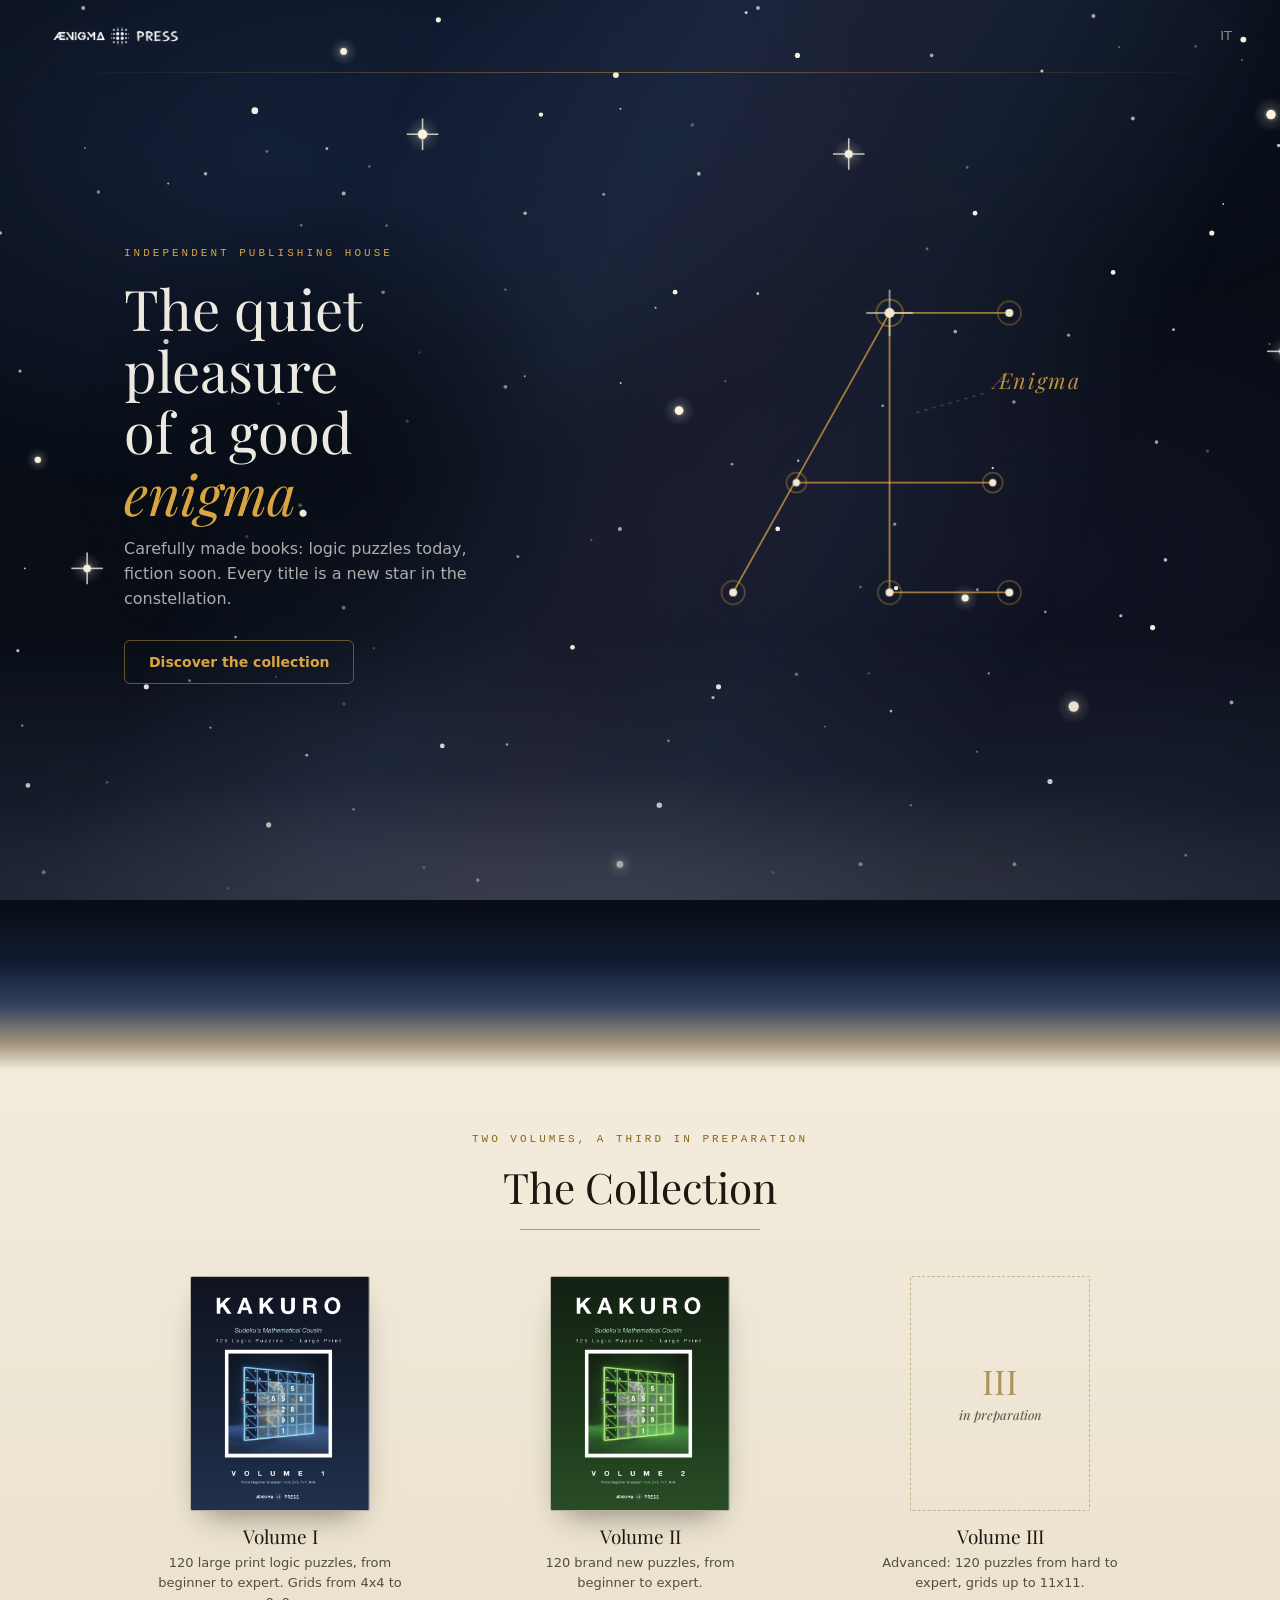
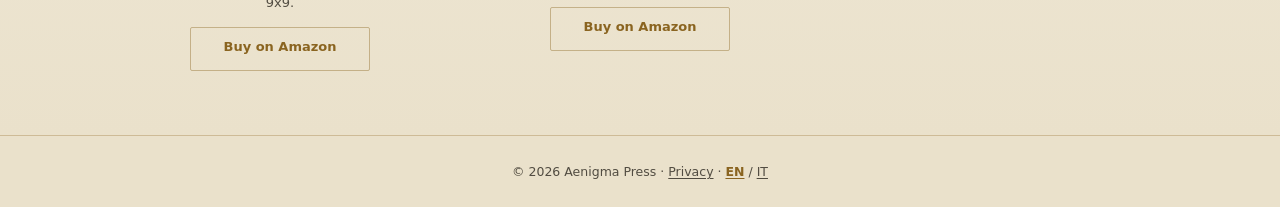
<file: index.html>
<!DOCTYPE html>
<html lang="en">
<head>
<meta charset="UTF-8">
<meta name="viewport" content="width=device-width, initial-scale=1">
<title>Aenigma Press | Independent Publishing House</title>
<meta name="description" content="Aenigma Press, independent publishing house. Carefully made books: logic puzzles today, fiction soon. Join the newsletter for ten free Kakuro puzzles.">
<link rel="icon" href="data:image/svg+xml,%3Csvg xmlns='http://www.w3.org/2000/svg' viewBox='0 0 100 100'%3E%3Crect width='100' height='100' rx='18' fill='%23080d16'/%3E%3Ctext x='50' y='72' font-family='Georgia,serif' font-size='62' fill='%23d9a441' text-anchor='middle'%3E%C3%86%3C/text%3E%3C/svg%3E">
<link rel="stylesheet" href="assets/style.css">
</head>
<body>

<div class="site-top">
  <header class="site-head">
    <img src="assets/img/logo.png" alt="Aenigma Press">
    <a class="head-lang" href="/it/" aria-label="Italiano">IT</a>
  </header>
  <div class="head-rule"></div>
</div>

<!-- 1. the night: the constellation is the hero -->
<section class="heaven">

  <div class="nebula" aria-hidden="true"></div>

  <div class="veil" aria-hidden="true"></div>

  <div class="plx plx--far" aria-hidden="true">
  <svg viewBox="0 0 800 520" preserveAspectRatio="xMidYMid slice">
    <g class="rotg">
      <circle class="fs t2" cx="437.2" cy="385.5" r="0.8"/><circle class="fs t3" cx="1171.2" cy="331.4" r="0.5"/>
      <circle class="fs" opacity="0.73" cx="446.9" cy="267.2" r="0.7"/>
      <circle class="fs" opacity="0.69" cx="605.6" cy="342.1" r="0.7"/>
      <circle class="fs" opacity="0.56" cx="752.7" cy="230.5" r="0.7"/>
      <circle class="fs t4" cx="1055.2" cy="332.9" r="0.6"/><circle class="fs t1" cx="192.1" cy="-254.8" r="0.5"/>
      <circle class="fs" opacity="0.68" cx="166.1" cy="-67.3" r="0.6"/>
      <circle class="fs" opacity="0.55" cx="493.9" cy="400.2" r="0.5"/>
      <circle class="fs" opacity="0.45" cx="82.6" cy="-88.0" r="0.8"/>
      <circle class="fs t2" cx="787.3" cy="628.7" r="0.8"/><circle class="fs t3" cx="643.9" cy="344.0" r="0.8"/>
      <circle class="fs" opacity="0.4" cx="719.3" cy="206.3" r="0.6"/>
      <circle class="fs" opacity="0.45" cx="44.8" cy="151.6" r="0.9"/>
      <circle class="fs" opacity="0.37" cx="347.9" cy="637.5" r="0.7"/>
      <circle class="fs t4" cx="332.8" cy="409.2" r="0.6"/><circle class="fs t1" cx="450.0" cy="-191.4" r="0.7"/>
      <circle class="fs" opacity="0.5" cx="405.6" cy="612.7" r="0.6"/>
      <circle class="fs" opacity="0.69" cx="511.2" cy="-236.1" r="0.5"/>
      <circle class="fs" opacity="0.66" cx="896.9" cy="448.8" r="0.9"/>
      <circle class="fs t2" cx="186.7" cy="711.7" r="0.7"/><circle class="fs t3" cx="1120.3" cy="280.9" r="0.9"/>
      <circle class="fs" opacity="0.73" cx="-26.5" cy="-84.0" r="0.9"/>
      <circle class="fs" opacity="0.67" cx="330.2" cy="682.7" r="0.7"/>
      <circle class="fs" opacity="0.47" cx="-70.8" cy="153.2" r="0.5"/>
      <circle class="fs t4" cx="928.0" cy="-440.1" r="0.7"/><circle class="fs t1" cx="501.1" cy="-30.3" r="0.8"/>
      <circle class="fs" opacity="0.6" cx="389.4" cy="-402.3" r="0.8"/>
      <circle class="fs" opacity="0.55" cx="724.6" cy="-199.2" r="0.7"/>
      <circle class="fs" opacity="0.7" cx="875.8" cy="-131.3" r="0.7"/>
      <circle class="fs t2" cx="220.2" cy="575.5" r="0.7"/><circle class="fs t3" cx="1137.4" cy="364.3" r="0.6"/>
      <circle class="fs" opacity="0.59" cx="527.4" cy="-304.6" r="0.9"/>
      <circle class="fs" opacity="0.47" cx="271.8" cy="146.3" r="0.7"/>
      <circle class="fs" opacity="0.64" cx="-72.5" cy="-63.0" r="0.9"/>
      <circle class="fs t4" cx="84.9" cy="361.7" r="0.8"/><circle class="fs t1" cx="195.2" cy="354.8" r="0.7"/>
      <circle class="fs" opacity="0.78" cx="824.9" cy="67.9" r="0.6"/>
      <circle class="fs" opacity="0.45" cx="893.3" cy="606.7" r="0.5"/>
      <circle class="fs" opacity="0.75" cx="20.0" cy="191.2" r="0.6"/>
      <circle class="fs t2" cx="21.1" cy="21.0" r="0.6"/><circle class="fs t3" cx="1122.0" cy="-30.6" r="0.7"/>
      <circle class="fs" opacity="0.36" cx="529.4" cy="-336.6" r="0.9"/>
      <circle class="fs" opacity="0.47" cx="683.7" cy="-509.2" r="0.9"/>
      <circle class="fs" opacity="0.46" cx="144.7" cy="-22.3" r="0.7"/>
      <circle class="fs t4" cx="1007.9" cy="480.9" r="0.5"/><circle class="fs t1" cx="815.7" cy="793.1" r="0.7"/>
      <circle class="fs" opacity="0.68" cx="775.8" cy="491.1" r="0.5"/>
      <circle class="fs" opacity="0.78" cx="985.7" cy="459.2" r="0.7"/>
      <circle class="fs" opacity="0.69" cx="902.5" cy="393.7" r="0.5"/>
      <circle class="fs t2" cx="851.3" cy="277.8" r="0.7"/><circle class="fs t3" cx="771.3" cy="425.3" r="0.6"/>
      <circle class="fs" opacity="0.5" cx="170.4" cy="-151.7" r="0.5"/>
      <circle class="fs" opacity="0.75" cx="970.2" cy="-432.6" r="0.7"/>
      <circle class="fs" opacity="0.5" cx="168.3" cy="188.5" r="0.6"/>
      <circle class="fs t4" cx="500.4" cy="780.7" r="0.6"/><circle class="fs t1" cx="241.5" cy="107.2" r="0.7"/>
      <circle class="fs" opacity="0.46" cx="180.8" cy="588.2" r="0.5"/>
      <circle class="fs" opacity="0.76" cx="579.7" cy="-245.4" r="0.8"/>
      <circle class="fs" opacity="0.63" cx="945.3" cy="-306.4" r="0.6"/>
      <circle class="fs t2" cx="-109.1" cy="62.3" r="0.6"/><circle class="fs t3" cx="630.9" cy="-370.9" r="0.9"/>
      <circle class="fs" opacity="0.66" cx="-3.8" cy="130.4" r="0.7"/>
      <circle class="fs" opacity="0.65" cx="824.4" cy="-509.7" r="0.9"/>
      <circle class="fs" opacity="0.79" cx="676.8" cy="465.5" r="0.7"/>
      <circle class="fs t4" cx="538.6" cy="-195.9" r="0.7"/><circle class="fs t1" cx="-43.6" cy="167.4" r="0.5"/>
      <circle class="fs" opacity="0.56" cx="681.1" cy="-330.3" r="0.6"/>
      <circle class="fs" opacity="0.73" cx="315.8" cy="-506.6" r="0.7"/>
      <circle class="fs" opacity="0.66" cx="776.2" cy="-420.8" r="0.6"/>
      <circle class="fs t2" cx="969.8" cy="20.9" r="0.6"/><circle class="fs t3" cx="948.1" cy="430.1" r="0.6"/>
      <circle class="fs" opacity="0.74" cx="717.9" cy="675.5" r="0.7"/>
      <circle class="fs" opacity="0.55" cx="823.4" cy="-272.5" r="0.8"/>
      <circle class="fs" opacity="0.68" cx="244.3" cy="610.8" r="0.9"/>
      <circle class="fs t4" cx="200.9" cy="-430.5" r="0.9"/><circle class="fs t1" cx="484.4" cy="-166.3" r="0.6"/>
      <circle class="fs" opacity="0.61" cx="44.3" cy="367.3" r="0.5"/>
      <circle class="fs" opacity="0.49" cx="778.7" cy="-521.4" r="0.7"/>
      <circle class="fs" opacity="0.45" cx="-33.1" cy="279.8" r="0.5"/>
      <circle class="fs t2" cx="514.0" cy="-147.8" r="0.6"/><circle class="fs t3" cx="1095.1" cy="233.6" r="0.7"/>
      <circle class="fs" opacity="0.63" cx="653.9" cy="-113.4" r="0.9"/>
      <circle class="fs" opacity="0.39" cx="817.8" cy="33.2" r="0.7"/>
      <circle class="fs" opacity="0.76" cx="617.4" cy="201.8" r="0.8"/>
      <circle class="fs t4" cx="257.7" cy="-274.3" r="0.6"/><circle class="fs t1" cx="-43.6" cy="406.6" r="0.9"/>
      <circle class="fs" opacity="0.42" cx="643.0" cy="55.8" r="0.6"/>
      <circle class="fs" opacity="0.36" cx="467.6" cy="474.1" r="0.7"/>
      <circle class="fs" opacity="0.4" cx="320.4" cy="603.1" r="0.9"/>
      <circle class="fs t2" cx="1018.2" cy="634.6" r="0.6"/><circle class="fs t3" cx="1020.5" cy="-204.8" r="0.9"/>
      <circle class="fs" opacity="0.77" cx="938.0" cy="-119.3" r="0.7"/>
      <circle class="fs" opacity="0.51" cx="747.6" cy="341.7" r="0.7"/>
      <circle class="fs" opacity="0.41" cx="1025.6" cy="195.0" r="0.6"/>
      <circle class="fs t4" cx="76.7" cy="-252.5" r="0.6"/><circle class="fs t1" cx="788.0" cy="569.6" r="0.8"/>
      <circle class="fs" opacity="0.36" cx="687.8" cy="260.5" r="0.8"/>
      <circle class="fs" opacity="0.37" cx="36.8" cy="79.4" r="0.9"/>
      <circle class="fs" opacity="0.66" cx="849.6" cy="248.0" r="0.5"/>
      <circle class="fs t2" cx="961.2" cy="-105.9" r="0.7"/><circle class="fs t3" cx="1102.6" cy="48.3" r="0.6"/>
      <circle class="fs" opacity="0.64" cx="392.6" cy="-304.9" r="0.7"/>
      <circle class="fs" opacity="0.66" cx="737.6" cy="-331.3" r="0.6"/>
      <circle class="fs" opacity="0.68" cx="352.4" cy="-488.3" r="0.6"/>
      <circle class="fs t4" cx="1150.7" cy="-171.4" r="0.6"/><circle class="fs t1" cx="700.2" cy="-81.0" r="0.5"/>
      <circle class="fs" opacity="0.38" cx="250.2" cy="388.7" r="0.8"/>
      <circle class="fs" opacity="0.62" cx="571.2" cy="330.8" r="0.8"/>
      <circle class="fs" opacity="0.51" cx="479.5" cy="373.7" r="0.9"/>
      <circle class="fs t2" cx="897.9" cy="633.5" r="0.8"/><circle class="fs t3" cx="874.5" cy="507.1" r="0.8"/>
      <circle class="fs" opacity="0.72" cx="-140.9" cy="196.2" r="0.9"/>
      <circle class="fs" opacity="0.72" cx="657.7" cy="725.9" r="0.7"/>
      <circle class="fs" opacity="0.75" cx="182.5" cy="400.7" r="0.6"/>
      <circle class="fs t4" cx="1082.1" cy="204.2" r="0.7"/><circle class="fs t1" cx="432.9" cy="-279.3" r="0.7"/>
      <circle class="fs" opacity="0.38" cx="199.9" cy="-215.3" r="0.5"/>
      <circle class="fs" opacity="0.74" cx="1074.1" cy="581.0" r="0.6"/>
      <circle class="fs" opacity="0.76" cx="785.2" cy="99.5" r="0.6"/>
      <circle class="fs t2" cx="467.6" cy="806.3" r="0.6"/><circle class="fs t3" cx="527.4" cy="392.3" r="0.7"/>
      <circle class="fs" opacity="0.77" cx="900.3" cy="-331.0" r="0.6"/>
      <circle class="fs" opacity="0.4" cx="130.1" cy="428.4" r="0.7"/>
      <circle class="fs" opacity="0.44" cx="25.7" cy="-113.8" r="0.5"/>
      <circle class="fs t4" cx="445.2" cy="761.5" r="0.6"/><circle class="fs t1" cx="390.4" cy="226.0" r="0.5"/>
      <circle class="fs" opacity="0.4" cx="139.9" cy="-333.2" r="0.5"/>
      <circle class="fs" opacity="0.37" cx="300.8" cy="-69.5" r="0.6"/>
      <circle class="fs" opacity="0.73" cx="869.8" cy="-221.5" r="0.6"/>
      <circle class="fs t2" cx="1016.5" cy="123.7" r="0.6"/><circle class="fs t3" cx="454.0" cy="38.3" r="0.8"/>
      <circle class="fs" opacity="0.72" cx="577.0" cy="373.2" r="0.6"/>
      <circle class="fs" opacity="0.64" cx="537.5" cy="440.0" r="0.6"/>
      <circle class="fs" opacity="0.72" cx="689.2" cy="593.8" r="0.8"/>
      <circle class="fs t4" cx="742.2" cy="514.3" r="0.5"/><circle class="fs t1" cx="695.8" cy="135.3" r="0.5"/>
      <circle class="fs" opacity="0.63" cx="504.3" cy="-381.7" r="0.6"/>
      <circle class="fs" opacity="0.48" cx="211.1" cy="108.7" r="0.7"/>
      <circle class="fs" opacity="0.39" cx="1062.2" cy="536.1" r="0.7"/>
      <circle class="fs t2" cx="270.6" cy="-294.7" r="0.7"/><circle class="fs t3" cx="945.3" cy="67.3" r="0.6"/>
      <circle class="fs" opacity="0.39" cx="971.2" cy="94.4" r="0.9"/>
      <circle class="fs" opacity="0.69" cx="1004.8" cy="-267.7" r="0.6"/>
      <circle class="fs" opacity="0.44" cx="215.8" cy="374.9" r="0.5"/>
      <circle class="fs t4" cx="603.9" cy="67.9" r="0.8"/><circle class="fs t1" cx="666.5" cy="315.7" r="0.9"/>
      <circle class="fs" opacity="0.49" cx="191.6" cy="482.1" r="0.6"/>
      <circle class="fs" opacity="0.54" cx="81.5" cy="-202.1" r="0.5"/>
      <circle class="fs" opacity="0.36" cx="288.5" cy="210.7" r="0.7"/>
      <circle class="fs t2" cx="986.4" cy="149.7" r="0.6"/><circle class="fs t3" cx="1075.0" cy="50.5" r="0.6"/>
      <circle class="fs" opacity="0.47" cx="1208.4" cy="282.6" r="0.6"/>
      <circle class="fs" opacity="0.48" cx="545.7" cy="158.1" r="0.7"/>
      <circle class="fs" opacity="0.67" cx="882.6" cy="327.8" r="0.8"/>
      <circle class="fs t4" cx="712.2" cy="618.5" r="0.5"/><circle class="fs t1" cx="1097.6" cy="485.2" r="0.6"/>
      <circle class="fs" opacity="0.52" cx="443.5" cy="225.2" r="0.5"/>
      <circle class="fs" opacity="0.49" cx="387.9" cy="673.8" r="0.5"/>
      <circle class="fs" opacity="0.78" cx="118.4" cy="-123.3" r="0.9"/>
      <circle class="fs t2" cx="934.5" cy="692.9" r="0.9"/><circle class="fs t3" cx="879.8" cy="-163.8" r="0.6"/>
      <circle class="fs" opacity="0.58" cx="469.0" cy="-348.4" r="0.6"/>
      <circle class="fs" opacity="0.73" cx="468.4" cy="-419.4" r="0.5"/>
      <circle class="fs" opacity="0.63" cx="830.8" cy="-392.7" r="0.7"/>
      <circle class="fs t4" cx="138.2" cy="-294.3" r="0.9"/><circle class="fs t1" cx="-113.8" cy="116.5" r="0.9"/>
      <circle class="fs" opacity="0.36" cx="-85.6" cy="122.3" r="0.9"/>
      <circle class="fs" opacity="0.54" cx="1142.6" cy="199.1" r="0.9"/>
      <circle class="fs" opacity="0.55" cx="812.9" cy="190.2" r="0.6"/>
      <circle class="fs t2" cx="408.1" cy="187.9" r="0.5"/><circle class="fs t3" cx="150.9" cy="-275.5" r="0.7"/>
      <circle class="fs" opacity="0.7" cx="518.6" cy="616.0" r="0.5"/>
      <circle class="fs" opacity="0.51" cx="554.5" cy="-361.2" r="0.7"/>
      <circle class="fs" opacity="0.67" cx="989.4" cy="419.9" r="0.8"/>
      <circle class="fs t4" cx="885.1" cy="304.2" r="0.8"/><circle class="fs t1" cx="573.7" cy="-199.2" r="0.8"/>
      <circle class="fs" opacity="0.59" cx="1051.0" cy="64.6" r="0.7"/>
      <circle class="fs" opacity="0.45" cx="1157.5" cy="452.7" r="0.6"/>
      <circle class="fs" opacity="0.74" cx="619.1" cy="-412.0" r="0.8"/>
      <circle class="fs t2" cx="734.7" cy="658.7" r="0.6"/><circle class="fs t3" cx="544.9" cy="749.1" r="0.6"/>
      <circle class="fs" opacity="0.39" cx="373.1" cy="-38.1" r="0.7"/>
      <circle class="fs" opacity="0.72" cx="900.1" cy="276.3" r="0.8"/>
      <circle class="fs" opacity="0.43" cx="827.4" cy="333.0" r="0.7"/>
      <circle class="fs t4" cx="431.0" cy="631.3" r="0.7"/><circle class="fs t1" cx="1083.2" cy="118.0" r="0.6"/>
      <circle class="fs" opacity="0.35" cx="1237.4" cy="46.3" r="0.5"/>
      <circle class="fs" opacity="0.44" cx="511.9" cy="329.4" r="0.7"/>
      <circle class="fs" opacity="0.69" cx="1024.3" cy="45.7" r="0.6"/>
      <circle class="fs t2" cx="47.3" cy="581.5" r="0.6"/><circle class="fs t3" cx="554.3" cy="-221.6" r="0.6"/>
      <circle class="fs" opacity="0.79" cx="990.5" cy="613.7" r="0.7"/>
      <circle class="fs" opacity="0.35" cx="516.2" cy="373.2" r="0.6"/>
      <circle class="fs" opacity="0.57" cx="638.1" cy="805.1" r="0.7"/>
      <circle class="fs t4" cx="338.3" cy="314.0" r="0.7"/><circle class="fs t1" cx="372.5" cy="-269.1" r="0.8"/>
      <circle class="fs" opacity="0.57" cx="822.8" cy="460.5" r="0.6"/>
      <circle class="fs" opacity="0.71" cx="855.0" cy="420.2" r="0.6"/>
      <circle class="fs" opacity="0.43" cx="563.0" cy="-507.4" r="0.5"/>
      <circle class="fs t2" cx="850.6" cy="24.7" r="0.5"/><circle class="fs t3" cx="870.0" cy="-80.6" r="0.6"/>
      <circle class="fs" opacity="0.57" cx="965.2" cy="315.3" r="0.9"/>
      <circle class="fs" opacity="0.51" cx="200.4" cy="-85.6" r="0.7"/>
      <circle class="fs" opacity="0.72" cx="529.3" cy="297.6" r="0.8"/>
      <circle class="fs t4" cx="408.3" cy="806.6" r="0.6"/><circle class="fs t1" cx="311.0" cy="709.4" r="0.9"/>
      <circle class="fs" opacity="0.47" cx="1199.6" cy="-40.7" r="0.9"/>
      <circle class="fs" opacity="0.77" cx="592.7" cy="-305.8" r="0.7"/>
      <circle class="fs" opacity="0.48" cx="-11.1" cy="-42.5" r="0.5"/>
      <circle class="fs t2" cx="974.0" cy="-43.9" r="0.7"/><circle class="fs t3" cx="569.5" cy="-427.3" r="0.6"/>
      <circle class="fs" opacity="0.45" cx="-112.1" cy="201.1" r="0.7"/>
      <circle class="fs" opacity="0.66" cx="898.4" cy="488.4" r="0.6"/>
      <circle class="fs" opacity="0.57" cx="489.2" cy="490.3" r="0.8"/>
      <circle class="fs t4" cx="916.5" cy="86.5" r="0.8"/><circle class="fs t1" cx="595.0" cy="630.0" r="0.8"/>
      <circle class="fs" opacity="0.4" cx="729.8" cy="413.9" r="0.9"/>
      <circle class="fs" opacity="0.64" cx="228.5" cy="146.1" r="0.6"/>
      <circle class="fs" opacity="0.39" cx="758.2" cy="378.4" r="0.5"/>
      <circle class="fs t2" cx="800.1" cy="609.0" r="0.6"/><circle class="fs t3" cx="584.5" cy="498.4" r="0.7"/>
      <circle class="fs" opacity="0.7" cx="589.7" cy="235.7" r="0.9"/>
      <circle class="fs" opacity="0.66" cx="171.9" cy="376.9" r="0.7"/>
      <circle class="fs" opacity="0.7" cx="651.4" cy="495.9" r="0.9"/>
      <circle class="fs t4" cx="805.6" cy="89.4" r="0.7"/><circle class="fs t1" cx="-57.7" cy="25.3" r="0.9"/>
      <circle class="fs" opacity="0.63" cx="564.3" cy="586.8" r="0.7"/>
      <circle class="fs" opacity="0.51" cx="200.9" cy="304.0" r="0.9"/>
      <circle class="fs" opacity="0.53" cx="1143.1" cy="259.8" r="0.9"/>
      <circle class="fs t2" cx="26.1" cy="230.5" r="0.5"/><circle class="fs t3" cx="1022.1" cy="-84.0" r="0.7"/>
      <circle class="fs" opacity="0.53" cx="775.0" cy="315.7" r="0.7"/>
      <circle class="fs" opacity="0.75" cx="941.0" cy="-409.4" r="0.5"/>
      <circle class="fs" opacity="0.39" cx="426.7" cy="95.3" r="0.9"/>
      <circle class="fs t4" cx="935.6" cy="518.6" r="0.5"/><circle class="fs t1" cx="322.2" cy="-168.6" r="0.6"/>
      <circle class="fs" opacity="0.75" cx="-10.6" cy="376.6" r="0.5"/>
      <circle class="fs" opacity="0.36" cx="1022.6" cy="358.9" r="0.7"/>
      <circle class="fs" opacity="0.44" cx="566.0" cy="116.8" r="0.7"/>
      <circle class="fs t2" cx="1108.6" cy="-4.8" r="0.6"/><circle class="fs t3" cx="221.7" cy="192.9" r="0.6"/>
      <circle class="fs" opacity="0.47" cx="1005.9" cy="223.0" r="0.8"/>
      <circle class="fs" opacity="0.76" cx="523.2" cy="237.6" r="0.7"/>
      <circle class="fs" opacity="0.58" cx="986.1" cy="-236.4" r="0.5"/>
      <circle class="fs t4" cx="533.7" cy="716.8" r="0.6"/><circle class="fs t1" cx="579.0" cy="269.1" r="0.6"/>
      <circle class="fs" opacity="0.52" cx="475.9" cy="-277.0" r="0.7"/>
      <circle class="fs" opacity="0.75" cx="762.2" cy="737.7" r="0.8"/>
      <circle class="fs" opacity="0.46" cx="663.3" cy="-11.7" r="0.7"/>
      <circle class="fs t2" cx="704.6" cy="-167.2" r="0.6"/><circle class="fs t3" cx="497.2" cy="803.5" r="0.5"/>
      <circle class="fs" opacity="0.56" cx="1035.1" cy="-8.0" r="0.6"/>
      <circle class="fs" opacity="0.59" cx="951.7" cy="-158.1" r="0.8"/>
      <circle class="fs" opacity="0.69" cx="705.3" cy="62.4" r="0.5"/>
      <circle class="fs t4" cx="35.1" cy="556.1" r="0.6"/><circle class="fs t1" cx="483.5" cy="-561.7" r="0.6"/>
      <circle class="fs" opacity="0.69" cx="414.6" cy="407.4" r="0.7"/>
      <circle class="fs" opacity="0.64" cx="557.1" cy="13.8" r="0.8"/>
      <circle class="fs" opacity="0.51" cx="460.2" cy="-499.7" r="0.6"/>
      <circle class="fs t2" cx="341.8" cy="222.6" r="0.5"/><circle class="fs t3" cx="482.0" cy="551.7" r="0.5"/>
      <circle class="fs" opacity="0.5" cx="107.9" cy="563.8" r="0.6"/>
      <circle class="fs" opacity="0.42" cx="763.2" cy="-278.0" r="0.5"/>
      <circle class="fs" opacity="0.73" cx="103.8" cy="18.2" r="0.6"/>
      <circle class="fs t4" cx="119.7" cy="644.2" r="0.5"/><circle class="fs t1" cx="321.8" cy="-119.1" r="0.8"/>
      <circle class="fs" opacity="0.65" cx="574.9" cy="-1.7" r="0.5"/>
      <circle class="fs" opacity="0.68" cx="-57.4" cy="281.9" r="0.5"/>
      <circle class="fs" opacity="0.43" cx="890.7" cy="-104.9" r="0.6"/>
      <circle class="fs t2" cx="208.8" cy="734.2" r="0.5"/><circle class="fs t3" cx="514.3" cy="736.6" r="0.6"/>
      <circle class="fs" opacity="0.55" cx="902.6" cy="-36.6" r="0.8"/>
      <circle class="fs" opacity="0.7" cx="584.0" cy="-536.2" r="0.8"/>
      <circle class="fs" opacity="0.61" cx="730.5" cy="80.4" r="0.9"/>
      <circle class="fs t4" cx="1225.0" cy="-45.2" r="0.7"/><circle class="fs t1" cx="727.2" cy="-514.5" r="0.9"/>
      <circle class="fs" opacity="0.41" cx="-120.3" cy="167.9" r="0.6"/>
      <circle class="fs" opacity="0.56" cx="1240.9" cy="177.3" r="0.6"/>
      <circle class="fs" opacity="0.75" cx="834.2" cy="-417.5" r="0.7"/>
      <circle class="fs t2" cx="617.0" cy="793.4" r="0.7"/><circle class="fs t3" cx="156.0" cy="617.0" r="0.5"/>
      <circle class="fs" opacity="0.46" cx="118.9" cy="107.0" r="0.6"/>
      <circle class="fs" opacity="0.44" cx="1073.5" cy="250.9" r="0.6"/>
      <circle class="fs" opacity="0.49" cx="805.6" cy="530.8" r="0.5"/>
      <circle class="fs t4" cx="922.7" cy="112.2" r="0.5"/><circle class="fs t1" cx="1255.0" cy="89.4" r="0.6"/>
      <circle class="fs" opacity="0.67" cx="605.2" cy="594.1" r="0.7"/>
      <circle class="fs" opacity="0.73" cx="825.7" cy="-76.3" r="0.7"/>
      <circle class="fs" opacity="0.42" cx="1029.2" cy="587.1" r="0.6"/>
      <circle class="fs t2" cx="550.8" cy="500.5" r="0.7"/><circle class="fs t3" cx="204.1" cy="-50.7" r="0.7"/>
      <circle class="fs" opacity="0.42" cx="-1.9" cy="46.3" r="0.5"/>
      <circle class="fs" opacity="0.46" cx="158.4" cy="-437.7" r="0.5"/>
      <circle class="fs" opacity="0.5" cx="1223.8" cy="158.7" r="0.6"/>
      <circle class="fs t4" cx="930.8" cy="236.1" r="0.5"/><circle class="fs t1" cx="1080.5" cy="310.5" r="0.9"/>
      <circle class="fs" opacity="0.58" cx="-30.6" cy="-200.3" r="0.6"/>
      <circle class="fs" opacity="0.42" cx="263.0" cy="116.3" r="0.7"/>
      <circle class="fs" opacity="0.5" cx="521.1" cy="762.1" r="0.5"/>
      <circle class="fs t2" cx="319.6" cy="-85.6" r="0.6"/><circle class="fs t3" cx="480.4" cy="265.4" r="0.6"/>
      <circle class="fs" opacity="0.44" cx="1147.4" cy="283.9" r="0.6"/>
      <circle class="fs" opacity="0.79" cx="813.0" cy="-447.3" r="0.7"/>
      <circle class="fs" opacity="0.68" cx="427.6" cy="-133.8" r="0.6"/>
      <circle class="fs t4" cx="670.6" cy="199.0" r="0.7"/><circle class="fs t1" cx="390.3" cy="87.1" r="0.5"/>
      <circle class="fs" opacity="0.4" cx="723.6" cy="-412.2" r="0.6"/>
      <circle class="fs" opacity="0.78" cx="423.1" cy="-23.7" r="0.6"/>
      <circle class="fs" opacity="0.4" cx="265.3" cy="360.5" r="0.6"/>
      <circle class="fs t2" cx="334.4" cy="-257.3" r="0.5"/><circle class="fs t3" cx="275.5" cy="496.5" r="0.9"/>
      <circle class="fs" opacity="0.52" cx="626.2" cy="-489.6" r="0.8"/>
      <circle class="fs" opacity="0.79" cx="756.4" cy="710.2" r="0.6"/>
      <circle class="fs" opacity="0.71" cx="995.1" cy="-26.0" r="0.6"/>
      <circle class="fs t4" cx="-8.1" cy="435.1" r="0.7"/><circle class="fs t1" cx="596.8" cy="-112.1" r="0.5"/>
      <circle class="fs" opacity="0.68" cx="23.7" cy="-40.0" r="0.7"/>
      <circle class="fs" opacity="0.55" cx="1032.5" cy="435.8" r="0.6"/>
      <circle class="fs" opacity="0.44" cx="536.6" cy="-151.9" r="0.6"/>
      <circle class="fs t2" cx="454.0" cy="639.1" r="0.5"/><circle class="fs t3" cx="943.8" cy="452.6" r="0.9"/>
      <circle class="fs" opacity="0.64" cx="725.9" cy="-471.9" r="0.6"/>
      <circle class="fs" opacity="0.4" cx="1040.3" cy="630.3" r="0.7"/>
      <circle class="fs" opacity="0.44" cx="422.4" cy="-430.0" r="0.6"/>
      <circle class="fs t4" cx="144.1" cy="-364.9" r="0.7"/><circle class="fs t1" cx="23.4" cy="507.2" r="0.9"/>
      <circle class="fs" opacity="0.52" cx="1221.3" cy="317.4" r="0.6"/>
      <circle class="fs" opacity="0.37" cx="375.5" cy="305.6" r="0.6"/>
      <circle class="fs" opacity="0.53" cx="1187.5" cy="23.1" r="0.6"/>
      <circle class="fs t2" cx="1072.4" cy="275.3" r="0.9"/><circle class="fs t3" cx="288.9" cy="-370.0" r="0.6"/>
      <circle class="fs" opacity="0.71" cx="964.2" cy="508.9" r="0.7"/>
      <circle class="fs" opacity="0.66" cx="923.3" cy="-366.6" r="0.8"/>
      <circle class="fs" opacity="0.58" cx="87.1" cy="399.7" r="0.7"/>
      <circle class="fs t4" cx="231.3" cy="414.7" r="0.7"/><circle class="fs t1" cx="459.9" cy="180.8" r="0.7"/>
      <circle class="fs" opacity="0.63" cx="1040.3" cy="98.1" r="0.7"/>
      <circle class="fs" opacity="0.56" cx="332.0" cy="178.7" r="0.6"/>
      <circle class="fs" opacity="0.41" cx="290.7" cy="471.6" r="0.9"/>
      <circle class="fs t2" cx="88.4" cy="320.0" r="0.5"/><circle class="fs t3" cx="523.0" cy="-56.4" r="0.9"/>
      <circle class="fs" opacity="0.62" cx="125.7" cy="129.3" r="0.9"/>
      <circle class="fs" opacity="0.53" cx="1164.5" cy="125.3" r="0.9"/>
      <circle class="fs" opacity="0.68" cx="845.5" cy="-109.5" r="0.9"/>
      <circle class="fs t4" cx="808.1" cy="-4.6" r="0.9"/><circle class="fs t1" cx="499.9" cy="-186.9" r="0.9"/>
      <circle class="fs" opacity="0.76" cx="196.0" cy="635.2" r="0.6"/>
      <circle class="fs" opacity="0.54" cx="312.3" cy="635.1" r="0.9"/>
      <circle class="fs" opacity="0.61" cx="217.0" cy="236.4" r="0.7"/>
      <circle class="fs t2" cx="161.1" cy="124.9" r="0.5"/><circle class="fs t3" cx="701.6" cy="566.0" r="0.8"/>
      <circle class="fs" opacity="0.69" cx="1096.8" cy="-86.7" r="0.7"/>
      <circle class="fs" opacity="0.54" cx="866.0" cy="686.3" r="0.5"/>
      <circle class="fs" opacity="0.45" cx="997.0" cy="-400.0" r="0.7"/>
      <circle class="fs t4" cx="53.8" cy="-42.9" r="0.5"/><circle class="fs t1" cx="553.4" cy="657.2" r="0.9"/>
      <circle class="fs" opacity="0.67" cx="63.1" cy="529.2" r="0.6"/>
      <circle class="fs" opacity="0.75" cx="255.0" cy="442.1" r="0.6"/>
      <circle class="fs" opacity="0.7" cx="282.2" cy="245.4" r="0.8"/>
      <circle class="fs t2" cx="931.4" cy="39.6" r="0.7"/><circle class="fs t3" cx="1098.3" cy="85.9" r="0.8"/>
      <circle class="fs" opacity="0.67" cx="1039.8" cy="-228.7" r="0.8"/>
      <circle class="fs" opacity="0.73" cx="213.5" cy="-169.6" r="0.7"/>
      <circle class="fs" opacity="0.66" cx="204.6" cy="-19.4" r="0.7"/>
      <circle class="fs t4" cx="90.7" cy="-132.0" r="0.6"/><circle class="fs t1" cx="130.9" cy="619.2" r="0.6"/>
      <circle class="fs" opacity="0.64" cx="571.0" cy="412.9" r="0.5"/>
      <circle class="fs" opacity="0.55" cx="807.6" cy="244.7" r="0.8"/>
      <circle class="fs" opacity="0.49" cx="649.9" cy="-299.0" r="0.6"/>
      <circle class="fs t2" cx="723.9" cy="105.7" r="0.9"/><circle class="fs t3" cx="173.4" cy="-19.7" r="0.8"/>
      <circle class="fs" opacity="0.63" cx="66.9" cy="85.3" r="0.6"/>
      <circle class="fs" opacity="0.39" cx="681.8" cy="55.5" r="0.7"/>
      <circle class="fs" opacity="0.54" cx="860.7" cy="188.1" r="0.6"/>
      <circle class="fs t4" cx="1083.0" cy="180.7" r="0.6"/><circle class="fs t1" cx="168.4" cy="-176.1" r="0.8"/>
      <circle class="fs" opacity="0.7" cx="381.8" cy="130.4" r="0.8"/>
      <circle class="fs" opacity="0.67" cx="1195.8" cy="339.9" r="0.9"/>
      <circle class="fs" opacity="0.63" cx="46.4" cy="211.7" r="0.7"/>
    </g>
  </svg>
  </div>

  <div class="plx plx--mid" aria-hidden="true">
  <svg viewBox="0 0 800 520" preserveAspectRatio="xMidYMid slice">
    <circle class="st f1" cx="42" cy="64" r="1.4"/><circle class="st f3 dim" cx="118" cy="36" r="1"/>
    <circle class="st f2" cx="205" cy="88" r="1.7"/><circle class="st f4 dim" cx="76" cy="150" r=".9"/>
    <circle class="st f5" cx="160" cy="205" r="1.3"/><circle class="st f2 dim slow" cx="30" cy="260" r="1.1"/>
    <circle class="st f3" cx="228" cy="288" r="1"/>
    <circle class="st f4" cx="298" cy="42" r="1.3"/><circle class="st f5 dim" cx="342" cy="140" r=".9"/>
    <circle class="st f1" cx="388" cy="70" r="1.5"/><circle class="st f2 dim slow" cx="332" cy="228" r="1"/>
    <circle class="st f3" cx="418" cy="180" r="1.2"/><circle class="st f6 dim" cx="460" cy="36" r="1"/>
    <circle class="st f1 dim" cx="548" cy="60" r=".9"/>
    <circle class="st f2" cx="600" cy="30" r="1.3"/><circle class="st f3 dim slow" cx="650" cy="92" r="1"/>
    <circle class="st f4" cx="706" cy="52" r="1.5"/><circle class="st f6 dim" cx="760" cy="120" r="1"/>
    <circle class="st f2 dim" cx="662" cy="256" r=".9"/>
    <circle class="st f3 slow" cx="768" cy="320" r="1.4"/><circle class="st f4 dim" cx="700" cy="388" r="1"/>
    <circle class="st f5" cx="608" cy="428" r="1.3"/><circle class="st f6 dim slow" cx="512" cy="470" r="1"/>
    <circle class="st f2" cx="410" cy="440" r="1.4"/><circle class="st f3 dim" cx="318" cy="478" r=".9"/>
    <circle class="st f4 slow" cx="212" cy="450" r="1.3"/><circle class="st f5 dim" cx="98" cy="474" r="1"/>
    <circle class="st f1" cx="38" cy="404" r="1.3"/><circle class="st f6 dim" cx="270" cy="180" r=".9"/>
    <circle class="st f3" cx="470" cy="300" r="1.2"/><circle class="st f4 dim slow" cx="560" cy="200" r=".9"/>
    <circle class="st f5" cx="640" cy="170" r="1.2"/><circle class="st f1 dim" cx="180" cy="120" r=".9"/>
    <circle class="st f2 slow" cx="366" cy="360" r="1.2"/><circle class="st f6 dim" cx="86" cy="220" r=".8"/>
    <circle class="st f4" cx="734" cy="452" r="1.2"/><circle class="st f5 dim" cx="450" cy="500" r=".9"/>
    <circle class="st f2" cx="150" cy="30" r="1.2"/><circle class="st f5 dim" cx="250" cy="130" r="1"/>
    <circle class="st f3" cx="60" cy="110" r="1.4"/><circle class="st f6" cx="350" cy="90" r="1.1"/>
    <circle class="st f1 dim" cx="430" cy="120" r="1"/><circle class="st f4 slow" cx="480" cy="60" r="1.3"/>
    <circle class="st f2" cx="570" cy="140" r="1.2"/><circle class="st f6 dim" cx="630" cy="40" r="1"/>
    <circle class="st f5" cx="690" cy="150" r="1.3"/><circle class="st f1" cx="770" cy="70" r="1.2"/>
    <circle class="st f3 dim slow" cx="40" cy="330" r="1"/><circle class="st f6" cx="150" cy="380" r="1.3"/>
    <circle class="st f2 dim" cx="250" cy="340" r="1"/><circle class="st f4" cx="300" cy="410" r="1.2"/>
    <circle class="st f5 dim slow" cx="390" cy="300" r="1"/><circle class="st f1" cx="440" cy="380" r="1.3"/>
    <circle class="st f3" cx="530" cy="330" r="1.1"/><circle class="st f6 dim" cx="590" cy="470" r="1"/>
    <circle class="st f2 slow" cx="660" cy="350" r="1.3"/><circle class="st f4 dim" cx="740" cy="420" r="1"/>
    <circle class="st f5" cx="90" cy="430" r="1.2"/><circle class="st f1 dim" cx="200" cy="500" r="1"/>
    <circle class="st f6" cx="360" cy="490" r="1.2"/><circle class="st f3 dim slow" cx="550" cy="510" r="1"/>
    <circle class="st f4" cx="680" cy="490" r="1.2"/><circle class="st f2 dim" cx="780" cy="500" r="1"/>
  </svg>
  </div>

  <div class="meteors" aria-hidden="true"></div>

  <div class="plx plx--near" aria-hidden="true">
  <svg viewBox="0 0 800 520" preserveAspectRatio="xMidYMid slice">
    <defs>
      <radialGradient id="haloG">
        <stop offset="0%" stop-color="rgba(246,240,223,.55)"/>
        <stop offset="45%" stop-color="rgba(246,240,223,.12)"/>
        <stop offset="100%" stop-color="rgba(246,240,223,0)"/>
      </radialGradient>
    </defs>
    <circle class="n-halo" cx="290" cy="100" r="9"/><circle class="pulse" cx="290" cy="100" r="2.4"/>
    <circle class="n-halo" cx="56" cy="468" r="10"/><circle class="pulse b2" cx="56" cy="468" r="2.8"/>
    <circle class="n-halo" cx="720" cy="90" r="9"/><circle class="pulse b3" cx="720" cy="90" r="2.4"/>
    <circle class="n-halo" cx="620" cy="390" r="9"/><circle class="pulse b2" cx="620" cy="390" r="2.6"/>
    <circle class="n-halo" cx="420" cy="240" r="8"/><circle class="pulse b3" cx="420" cy="240" r="2.2"/>
    <circle class="n-halo" cx="506" cy="110" r="8"/><circle class="st f5 slow" cx="506" cy="110" r="2"/>
    <circle class="n-halo" cx="120" cy="320" r="8"/><circle class="st f1 slow" cx="120" cy="320" r="1.9"/>
    <circle class="n-halo" cx="726" cy="210" r="7"/><circle class="st f3" cx="726" cy="210" r="1.8"/>
    <circle class="n-halo" cx="250" cy="58" r="7"/><circle class="st f2" cx="250" cy="58" r="1.7"/>
    <circle class="n-halo" cx="565" cy="335" r="7"/><circle class="st f4" cx="565" cy="335" r="1.8"/>
    <circle class="n-halo" cx="95" cy="265" r="6"/><circle class="st f6" cx="95" cy="265" r="1.6"/>
    <circle class="n-halo" cx="390" cy="470" r="7"/><circle class="st f2 slow" cx="390" cy="470" r="1.7"/>
    <circle class="n-halo" cx="770" cy="260" r="6"/><circle class="st f5" cx="770" cy="260" r="1.6"/>
    <g class="gl f2"><line x1="506" y1="102" x2="506" y2="118"/><line x1="498" y1="110" x2="514" y2="110"/></g>
    <g class="gl f4"><line x1="120" y1="312" x2="120" y2="328"/><line x1="112" y1="320" x2="128" y2="320"/></g>
    <g class="gl f5"><line x1="726" y1="202" x2="726" y2="218"/><line x1="718" y1="210" x2="734" y2="210"/></g>
    <g class="gl f1"><line x1="290" y1="92" x2="290" y2="108"/><line x1="282" y1="100" x2="298" y2="100"/></g>
    <g class="gl f3"><line x1="56" y1="458" x2="56" y2="478"/><line x1="46" y1="468" x2="66" y2="468"/></g>
  </svg>
  </div>

  <div class="horizon" aria-hidden="true"></div>
  <div class="vig" aria-hidden="true"></div>

  <div class="inner">
  <section class="hero">
    <svg class="sky" viewBox="0 0 340 280" role="img" aria-label="The AEnigma constellation: gold lines joining stars into the AE monogram.">
      <line class="seg g1" x1="86" y1="216" x2="180" y2="48"  stroke-dasharray="193" stroke-dashoffset="193"/>
      <line class="seg g2" x1="180" y1="48" x2="180" y2="216" stroke-dasharray="168" stroke-dashoffset="168"/>
      <line class="seg g3" x1="124" y1="150" x2="180" y2="150" stroke-dasharray="56" stroke-dashoffset="56"/>
      <line class="seg g4" x1="180" y1="48" x2="252" y2="48"  stroke-dasharray="72" stroke-dashoffset="72"/>
      <line class="seg g5" x1="180" y1="150" x2="242" y2="150" stroke-dasharray="62" stroke-dashoffset="62"/>
      <line class="seg g6" x1="180" y1="216" x2="252" y2="216" stroke-dasharray="72" stroke-dashoffset="72"/>
      <circle class="vh p1" cx="86"  cy="216" r="7" stroke="rgba(217,164,65,.35)"/><circle class="vx p1" cx="86"  cy="216" r="2.4"/>
      <circle class="vh p2" cx="180" cy="48"  r="8" stroke="rgba(217,164,65,.45)"/><circle class="vx p2" cx="180" cy="48"  r="3"/>
      <circle class="vh p3" cx="124" cy="150" r="6" stroke="rgba(217,164,65,.35)"/><circle class="vx p3" cx="124" cy="150" r="2.2"/>
      <circle class="vh p4" cx="252" cy="48"  r="7" stroke="rgba(217,164,65,.35)"/><circle class="vx p4" cx="252" cy="48"  r="2.4"/>
      <circle class="vh p5" cx="242" cy="150" r="6" stroke="rgba(217,164,65,.35)"/><circle class="vx p5" cx="242" cy="150" r="2.2"/>
      <circle class="vh p6" cx="252" cy="216" r="7" stroke="rgba(217,164,65,.35)"/><circle class="vx p6" cx="252" cy="216" r="2.4"/>
      <circle class="vh p7" cx="180" cy="216" r="7" stroke="rgba(217,164,65,.35)"/><circle class="vx p7" cx="180" cy="216" r="2.4"/>
      <g class="glint2"><line x1="180" y1="34" x2="180" y2="62"/><line x1="166" y1="48" x2="194" y2="48"/></g>
      <line class="tagrule" x1="196" y1="108" x2="238" y2="96"/>
      <text class="tag" x="242" y="94">&#198;nigma</text>
    </svg>

    <div class="copy">
      <p class="eyebrow">Independent Publishing House</p>
      <h1>The quiet pleasure <br class="brk">of a good <em>enigma</em>.</h1>
      <p class="sub">Carefully made books: logic puzzles today, fiction soon. Every title is a new star in the constellation.</p>
      <a class="more" href="#collection">Discover the collection</a>
    </div>
  </section>
  </div>
</section>

<div class="dawn" role="presentation"></div>

<main class="day">
<section class="collection" id="collection">
  <p class="eyebrow">Two volumes, a third in preparation</p>
  <h2>The Collection</h2>
  <div class="colofon" role="presentation"></div>
  <div class="shelf">
    <article class="book">
      <img class="cover" src="assets/img/kakuro-vol1.png" alt="Kakuro Volume 1 cover">
      <h3>Volume I</h3>
      <p class="desc">120 large print logic puzzles, from beginner to expert. Grids from 4x4 to 9x9.</p>
      <a class="buy" href="https://www.amazon.com/dp/B0H7ZVGM59">Buy on Amazon</a>
    </article>
    <article class="book">
      <img class="cover" src="assets/img/kakuro-vol2.png" alt="Kakuro Volume 2 cover">
      <h3>Volume II</h3>
      <p class="desc">120 brand new puzzles, from beginner to expert.</p>
      <a class="buy" href="https://www.amazon.com/dp/B0H7T36LHT">Buy on Amazon</a>
    </article>
    <article class="book book--soon">
      <div class="slot3" aria-hidden="true"><b>III</b><i>in preparation</i></div>
      <h3>Volume III</h3>
      <p class="desc">Advanced: 120 puzzles from hard to expert, grids up to 11x11.</p>
    </article>
  </div>
</section>

</main>

<footer class="site-foot">
  <span>&copy; 2026 Aenigma Press &middot; <a href="/privacy.html">Privacy</a> &middot; <span class="lang"><a href="/" aria-current="true">EN</a> / <a href="/it/">IT</a></span></span>
</footer>

<script defer src="assets/hero.js"></script>

</body>
</html>
</file>
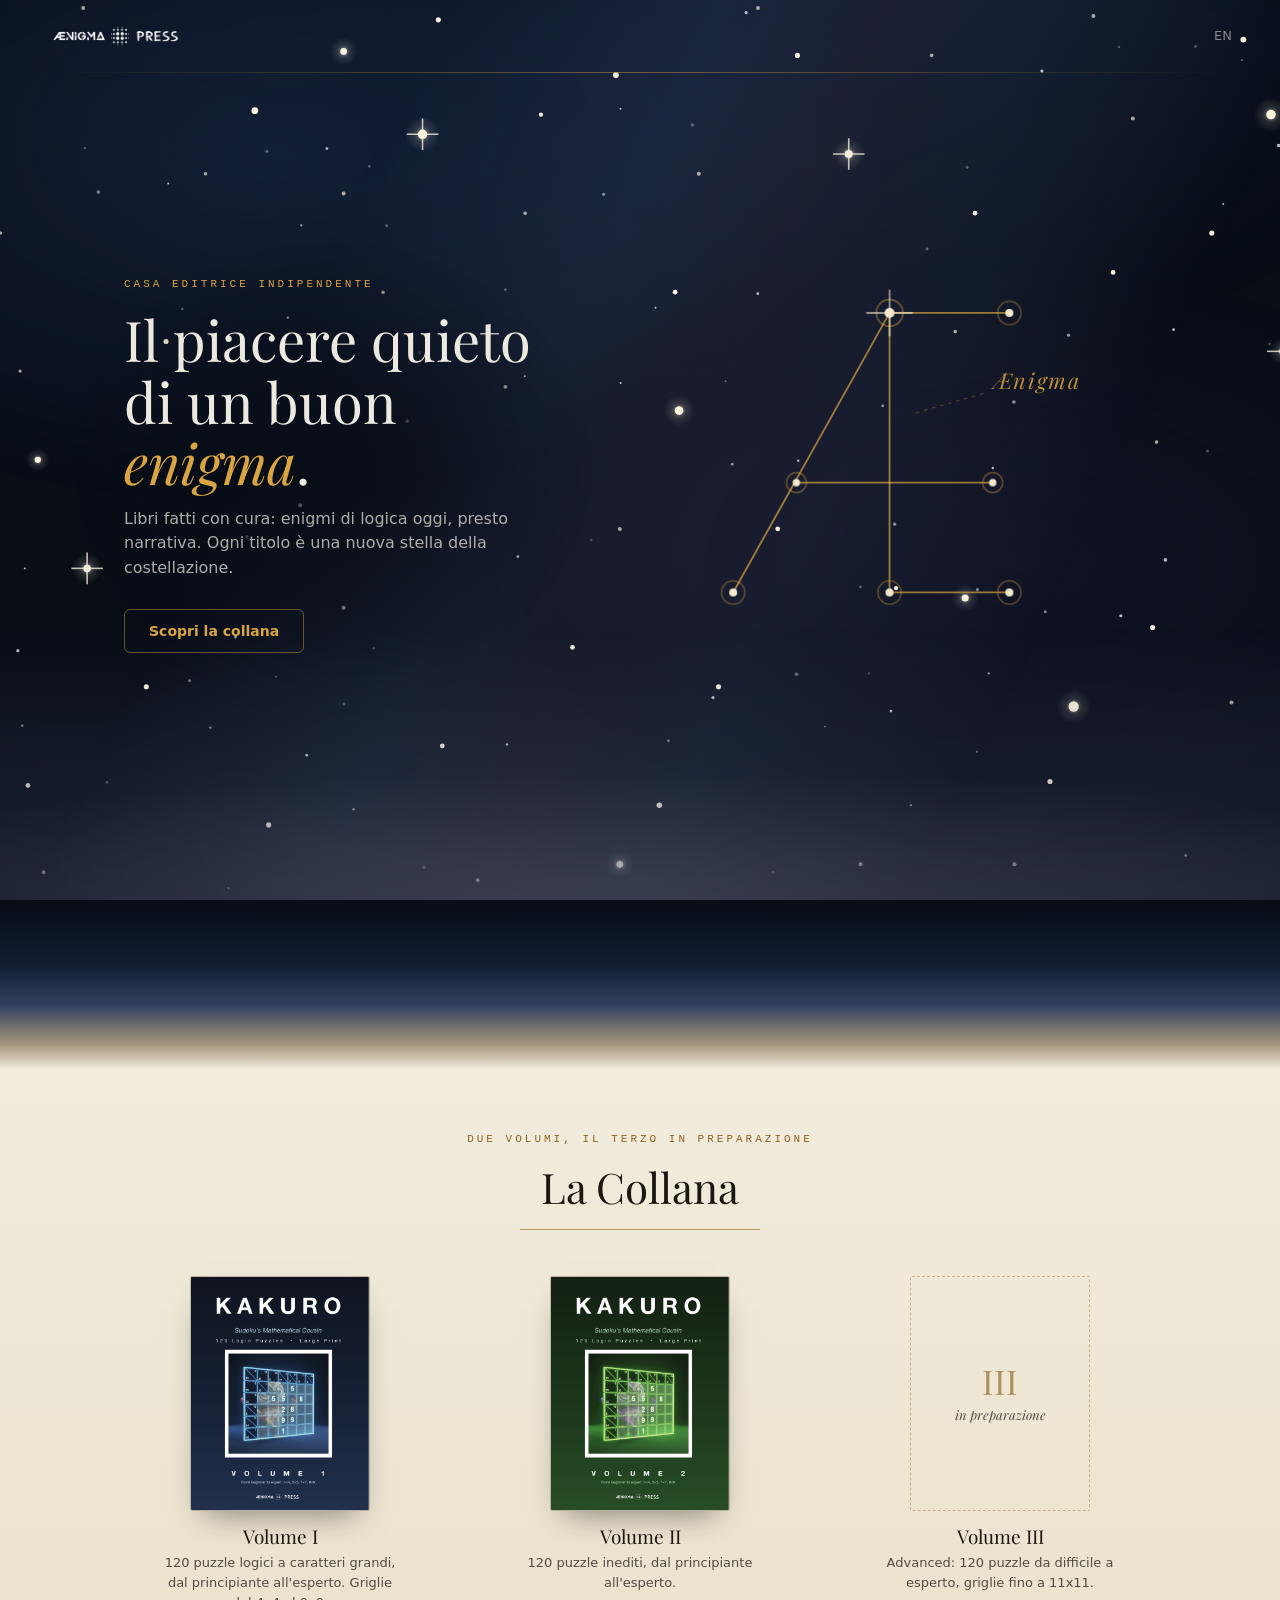
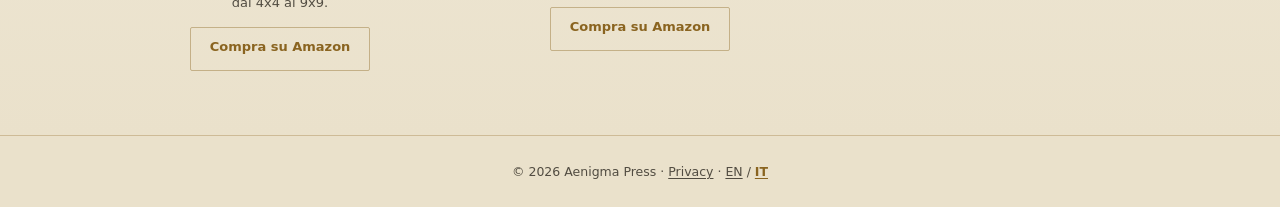
<file: it/index.html>
<!DOCTYPE html>
<html lang="it">
<head>
<meta charset="UTF-8">
<meta name="viewport" content="width=device-width, initial-scale=1">
<title>Aenigma Press | Casa editrice indipendente</title>
<meta name="description" content="Aenigma Press, casa editrice indipendente. Libri fatti con cura: enigmi di logica oggi, presto narrativa. Iscriviti alla newsletter: dieci Kakuro inediti in regalo.">
<link rel="icon" href="data:image/svg+xml,%3Csvg xmlns='http://www.w3.org/2000/svg' viewBox='0 0 100 100'%3E%3Crect width='100' height='100' rx='18' fill='%23080d16'/%3E%3Ctext x='50' y='72' font-family='Georgia,serif' font-size='62' fill='%23d9a441' text-anchor='middle'%3E%C3%86%3C/text%3E%3C/svg%3E">
<link rel="stylesheet" href="../assets/style.css">
</head>
<body>

<div class="site-top">
  <header class="site-head">
    <img src="../assets/img/logo.png" alt="Aenigma Press">
    <a class="head-lang" href="/" aria-label="English">EN</a>
  </header>
  <div class="head-rule"></div>
</div>

<!-- 1. la notte: la costellazione è la protagonista -->
<section class="heaven">

  <div class="nebula" aria-hidden="true"></div>

  <div class="veil" aria-hidden="true"></div>

  <div class="plx plx--far" aria-hidden="true">
  <svg viewBox="0 0 800 520" preserveAspectRatio="xMidYMid slice">
    <g class="rotg">
      <circle class="fs t2" cx="437.2" cy="385.5" r="0.8"/><circle class="fs t3" cx="1171.2" cy="331.4" r="0.5"/>
      <circle class="fs" opacity="0.73" cx="446.9" cy="267.2" r="0.7"/>
      <circle class="fs" opacity="0.69" cx="605.6" cy="342.1" r="0.7"/>
      <circle class="fs" opacity="0.56" cx="752.7" cy="230.5" r="0.7"/>
      <circle class="fs t4" cx="1055.2" cy="332.9" r="0.6"/><circle class="fs t1" cx="192.1" cy="-254.8" r="0.5"/>
      <circle class="fs" opacity="0.68" cx="166.1" cy="-67.3" r="0.6"/>
      <circle class="fs" opacity="0.55" cx="493.9" cy="400.2" r="0.5"/>
      <circle class="fs" opacity="0.45" cx="82.6" cy="-88.0" r="0.8"/>
      <circle class="fs t2" cx="787.3" cy="628.7" r="0.8"/><circle class="fs t3" cx="643.9" cy="344.0" r="0.8"/>
      <circle class="fs" opacity="0.4" cx="719.3" cy="206.3" r="0.6"/>
      <circle class="fs" opacity="0.45" cx="44.8" cy="151.6" r="0.9"/>
      <circle class="fs" opacity="0.37" cx="347.9" cy="637.5" r="0.7"/>
      <circle class="fs t4" cx="332.8" cy="409.2" r="0.6"/><circle class="fs t1" cx="450.0" cy="-191.4" r="0.7"/>
      <circle class="fs" opacity="0.5" cx="405.6" cy="612.7" r="0.6"/>
      <circle class="fs" opacity="0.69" cx="511.2" cy="-236.1" r="0.5"/>
      <circle class="fs" opacity="0.66" cx="896.9" cy="448.8" r="0.9"/>
      <circle class="fs t2" cx="186.7" cy="711.7" r="0.7"/><circle class="fs t3" cx="1120.3" cy="280.9" r="0.9"/>
      <circle class="fs" opacity="0.73" cx="-26.5" cy="-84.0" r="0.9"/>
      <circle class="fs" opacity="0.67" cx="330.2" cy="682.7" r="0.7"/>
      <circle class="fs" opacity="0.47" cx="-70.8" cy="153.2" r="0.5"/>
      <circle class="fs t4" cx="928.0" cy="-440.1" r="0.7"/><circle class="fs t1" cx="501.1" cy="-30.3" r="0.8"/>
      <circle class="fs" opacity="0.6" cx="389.4" cy="-402.3" r="0.8"/>
      <circle class="fs" opacity="0.55" cx="724.6" cy="-199.2" r="0.7"/>
      <circle class="fs" opacity="0.7" cx="875.8" cy="-131.3" r="0.7"/>
      <circle class="fs t2" cx="220.2" cy="575.5" r="0.7"/><circle class="fs t3" cx="1137.4" cy="364.3" r="0.6"/>
      <circle class="fs" opacity="0.59" cx="527.4" cy="-304.6" r="0.9"/>
      <circle class="fs" opacity="0.47" cx="271.8" cy="146.3" r="0.7"/>
      <circle class="fs" opacity="0.64" cx="-72.5" cy="-63.0" r="0.9"/>
      <circle class="fs t4" cx="84.9" cy="361.7" r="0.8"/><circle class="fs t1" cx="195.2" cy="354.8" r="0.7"/>
      <circle class="fs" opacity="0.78" cx="824.9" cy="67.9" r="0.6"/>
      <circle class="fs" opacity="0.45" cx="893.3" cy="606.7" r="0.5"/>
      <circle class="fs" opacity="0.75" cx="20.0" cy="191.2" r="0.6"/>
      <circle class="fs t2" cx="21.1" cy="21.0" r="0.6"/><circle class="fs t3" cx="1122.0" cy="-30.6" r="0.7"/>
      <circle class="fs" opacity="0.36" cx="529.4" cy="-336.6" r="0.9"/>
      <circle class="fs" opacity="0.47" cx="683.7" cy="-509.2" r="0.9"/>
      <circle class="fs" opacity="0.46" cx="144.7" cy="-22.3" r="0.7"/>
      <circle class="fs t4" cx="1007.9" cy="480.9" r="0.5"/><circle class="fs t1" cx="815.7" cy="793.1" r="0.7"/>
      <circle class="fs" opacity="0.68" cx="775.8" cy="491.1" r="0.5"/>
      <circle class="fs" opacity="0.78" cx="985.7" cy="459.2" r="0.7"/>
      <circle class="fs" opacity="0.69" cx="902.5" cy="393.7" r="0.5"/>
      <circle class="fs t2" cx="851.3" cy="277.8" r="0.7"/><circle class="fs t3" cx="771.3" cy="425.3" r="0.6"/>
      <circle class="fs" opacity="0.5" cx="170.4" cy="-151.7" r="0.5"/>
      <circle class="fs" opacity="0.75" cx="970.2" cy="-432.6" r="0.7"/>
      <circle class="fs" opacity="0.5" cx="168.3" cy="188.5" r="0.6"/>
      <circle class="fs t4" cx="500.4" cy="780.7" r="0.6"/><circle class="fs t1" cx="241.5" cy="107.2" r="0.7"/>
      <circle class="fs" opacity="0.46" cx="180.8" cy="588.2" r="0.5"/>
      <circle class="fs" opacity="0.76" cx="579.7" cy="-245.4" r="0.8"/>
      <circle class="fs" opacity="0.63" cx="945.3" cy="-306.4" r="0.6"/>
      <circle class="fs t2" cx="-109.1" cy="62.3" r="0.6"/><circle class="fs t3" cx="630.9" cy="-370.9" r="0.9"/>
      <circle class="fs" opacity="0.66" cx="-3.8" cy="130.4" r="0.7"/>
      <circle class="fs" opacity="0.65" cx="824.4" cy="-509.7" r="0.9"/>
      <circle class="fs" opacity="0.79" cx="676.8" cy="465.5" r="0.7"/>
      <circle class="fs t4" cx="538.6" cy="-195.9" r="0.7"/><circle class="fs t1" cx="-43.6" cy="167.4" r="0.5"/>
      <circle class="fs" opacity="0.56" cx="681.1" cy="-330.3" r="0.6"/>
      <circle class="fs" opacity="0.73" cx="315.8" cy="-506.6" r="0.7"/>
      <circle class="fs" opacity="0.66" cx="776.2" cy="-420.8" r="0.6"/>
      <circle class="fs t2" cx="969.8" cy="20.9" r="0.6"/><circle class="fs t3" cx="948.1" cy="430.1" r="0.6"/>
      <circle class="fs" opacity="0.74" cx="717.9" cy="675.5" r="0.7"/>
      <circle class="fs" opacity="0.55" cx="823.4" cy="-272.5" r="0.8"/>
      <circle class="fs" opacity="0.68" cx="244.3" cy="610.8" r="0.9"/>
      <circle class="fs t4" cx="200.9" cy="-430.5" r="0.9"/><circle class="fs t1" cx="484.4" cy="-166.3" r="0.6"/>
      <circle class="fs" opacity="0.61" cx="44.3" cy="367.3" r="0.5"/>
      <circle class="fs" opacity="0.49" cx="778.7" cy="-521.4" r="0.7"/>
      <circle class="fs" opacity="0.45" cx="-33.1" cy="279.8" r="0.5"/>
      <circle class="fs t2" cx="514.0" cy="-147.8" r="0.6"/><circle class="fs t3" cx="1095.1" cy="233.6" r="0.7"/>
      <circle class="fs" opacity="0.63" cx="653.9" cy="-113.4" r="0.9"/>
      <circle class="fs" opacity="0.39" cx="817.8" cy="33.2" r="0.7"/>
      <circle class="fs" opacity="0.76" cx="617.4" cy="201.8" r="0.8"/>
      <circle class="fs t4" cx="257.7" cy="-274.3" r="0.6"/><circle class="fs t1" cx="-43.6" cy="406.6" r="0.9"/>
      <circle class="fs" opacity="0.42" cx="643.0" cy="55.8" r="0.6"/>
      <circle class="fs" opacity="0.36" cx="467.6" cy="474.1" r="0.7"/>
      <circle class="fs" opacity="0.4" cx="320.4" cy="603.1" r="0.9"/>
      <circle class="fs t2" cx="1018.2" cy="634.6" r="0.6"/><circle class="fs t3" cx="1020.5" cy="-204.8" r="0.9"/>
      <circle class="fs" opacity="0.77" cx="938.0" cy="-119.3" r="0.7"/>
      <circle class="fs" opacity="0.51" cx="747.6" cy="341.7" r="0.7"/>
      <circle class="fs" opacity="0.41" cx="1025.6" cy="195.0" r="0.6"/>
      <circle class="fs t4" cx="76.7" cy="-252.5" r="0.6"/><circle class="fs t1" cx="788.0" cy="569.6" r="0.8"/>
      <circle class="fs" opacity="0.36" cx="687.8" cy="260.5" r="0.8"/>
      <circle class="fs" opacity="0.37" cx="36.8" cy="79.4" r="0.9"/>
      <circle class="fs" opacity="0.66" cx="849.6" cy="248.0" r="0.5"/>
      <circle class="fs t2" cx="961.2" cy="-105.9" r="0.7"/><circle class="fs t3" cx="1102.6" cy="48.3" r="0.6"/>
      <circle class="fs" opacity="0.64" cx="392.6" cy="-304.9" r="0.7"/>
      <circle class="fs" opacity="0.66" cx="737.6" cy="-331.3" r="0.6"/>
      <circle class="fs" opacity="0.68" cx="352.4" cy="-488.3" r="0.6"/>
      <circle class="fs t4" cx="1150.7" cy="-171.4" r="0.6"/><circle class="fs t1" cx="700.2" cy="-81.0" r="0.5"/>
      <circle class="fs" opacity="0.38" cx="250.2" cy="388.7" r="0.8"/>
      <circle class="fs" opacity="0.62" cx="571.2" cy="330.8" r="0.8"/>
      <circle class="fs" opacity="0.51" cx="479.5" cy="373.7" r="0.9"/>
      <circle class="fs t2" cx="897.9" cy="633.5" r="0.8"/><circle class="fs t3" cx="874.5" cy="507.1" r="0.8"/>
      <circle class="fs" opacity="0.72" cx="-140.9" cy="196.2" r="0.9"/>
      <circle class="fs" opacity="0.72" cx="657.7" cy="725.9" r="0.7"/>
      <circle class="fs" opacity="0.75" cx="182.5" cy="400.7" r="0.6"/>
      <circle class="fs t4" cx="1082.1" cy="204.2" r="0.7"/><circle class="fs t1" cx="432.9" cy="-279.3" r="0.7"/>
      <circle class="fs" opacity="0.38" cx="199.9" cy="-215.3" r="0.5"/>
      <circle class="fs" opacity="0.74" cx="1074.1" cy="581.0" r="0.6"/>
      <circle class="fs" opacity="0.76" cx="785.2" cy="99.5" r="0.6"/>
      <circle class="fs t2" cx="467.6" cy="806.3" r="0.6"/><circle class="fs t3" cx="527.4" cy="392.3" r="0.7"/>
      <circle class="fs" opacity="0.77" cx="900.3" cy="-331.0" r="0.6"/>
      <circle class="fs" opacity="0.4" cx="130.1" cy="428.4" r="0.7"/>
      <circle class="fs" opacity="0.44" cx="25.7" cy="-113.8" r="0.5"/>
      <circle class="fs t4" cx="445.2" cy="761.5" r="0.6"/><circle class="fs t1" cx="390.4" cy="226.0" r="0.5"/>
      <circle class="fs" opacity="0.4" cx="139.9" cy="-333.2" r="0.5"/>
      <circle class="fs" opacity="0.37" cx="300.8" cy="-69.5" r="0.6"/>
      <circle class="fs" opacity="0.73" cx="869.8" cy="-221.5" r="0.6"/>
      <circle class="fs t2" cx="1016.5" cy="123.7" r="0.6"/><circle class="fs t3" cx="454.0" cy="38.3" r="0.8"/>
      <circle class="fs" opacity="0.72" cx="577.0" cy="373.2" r="0.6"/>
      <circle class="fs" opacity="0.64" cx="537.5" cy="440.0" r="0.6"/>
      <circle class="fs" opacity="0.72" cx="689.2" cy="593.8" r="0.8"/>
      <circle class="fs t4" cx="742.2" cy="514.3" r="0.5"/><circle class="fs t1" cx="695.8" cy="135.3" r="0.5"/>
      <circle class="fs" opacity="0.63" cx="504.3" cy="-381.7" r="0.6"/>
      <circle class="fs" opacity="0.48" cx="211.1" cy="108.7" r="0.7"/>
      <circle class="fs" opacity="0.39" cx="1062.2" cy="536.1" r="0.7"/>
      <circle class="fs t2" cx="270.6" cy="-294.7" r="0.7"/><circle class="fs t3" cx="945.3" cy="67.3" r="0.6"/>
      <circle class="fs" opacity="0.39" cx="971.2" cy="94.4" r="0.9"/>
      <circle class="fs" opacity="0.69" cx="1004.8" cy="-267.7" r="0.6"/>
      <circle class="fs" opacity="0.44" cx="215.8" cy="374.9" r="0.5"/>
      <circle class="fs t4" cx="603.9" cy="67.9" r="0.8"/><circle class="fs t1" cx="666.5" cy="315.7" r="0.9"/>
      <circle class="fs" opacity="0.49" cx="191.6" cy="482.1" r="0.6"/>
      <circle class="fs" opacity="0.54" cx="81.5" cy="-202.1" r="0.5"/>
      <circle class="fs" opacity="0.36" cx="288.5" cy="210.7" r="0.7"/>
      <circle class="fs t2" cx="986.4" cy="149.7" r="0.6"/><circle class="fs t3" cx="1075.0" cy="50.5" r="0.6"/>
      <circle class="fs" opacity="0.47" cx="1208.4" cy="282.6" r="0.6"/>
      <circle class="fs" opacity="0.48" cx="545.7" cy="158.1" r="0.7"/>
      <circle class="fs" opacity="0.67" cx="882.6" cy="327.8" r="0.8"/>
      <circle class="fs t4" cx="712.2" cy="618.5" r="0.5"/><circle class="fs t1" cx="1097.6" cy="485.2" r="0.6"/>
      <circle class="fs" opacity="0.52" cx="443.5" cy="225.2" r="0.5"/>
      <circle class="fs" opacity="0.49" cx="387.9" cy="673.8" r="0.5"/>
      <circle class="fs" opacity="0.78" cx="118.4" cy="-123.3" r="0.9"/>
      <circle class="fs t2" cx="934.5" cy="692.9" r="0.9"/><circle class="fs t3" cx="879.8" cy="-163.8" r="0.6"/>
      <circle class="fs" opacity="0.58" cx="469.0" cy="-348.4" r="0.6"/>
      <circle class="fs" opacity="0.73" cx="468.4" cy="-419.4" r="0.5"/>
      <circle class="fs" opacity="0.63" cx="830.8" cy="-392.7" r="0.7"/>
      <circle class="fs t4" cx="138.2" cy="-294.3" r="0.9"/><circle class="fs t1" cx="-113.8" cy="116.5" r="0.9"/>
      <circle class="fs" opacity="0.36" cx="-85.6" cy="122.3" r="0.9"/>
      <circle class="fs" opacity="0.54" cx="1142.6" cy="199.1" r="0.9"/>
      <circle class="fs" opacity="0.55" cx="812.9" cy="190.2" r="0.6"/>
      <circle class="fs t2" cx="408.1" cy="187.9" r="0.5"/><circle class="fs t3" cx="150.9" cy="-275.5" r="0.7"/>
      <circle class="fs" opacity="0.7" cx="518.6" cy="616.0" r="0.5"/>
      <circle class="fs" opacity="0.51" cx="554.5" cy="-361.2" r="0.7"/>
      <circle class="fs" opacity="0.67" cx="989.4" cy="419.9" r="0.8"/>
      <circle class="fs t4" cx="885.1" cy="304.2" r="0.8"/><circle class="fs t1" cx="573.7" cy="-199.2" r="0.8"/>
      <circle class="fs" opacity="0.59" cx="1051.0" cy="64.6" r="0.7"/>
      <circle class="fs" opacity="0.45" cx="1157.5" cy="452.7" r="0.6"/>
      <circle class="fs" opacity="0.74" cx="619.1" cy="-412.0" r="0.8"/>
      <circle class="fs t2" cx="734.7" cy="658.7" r="0.6"/><circle class="fs t3" cx="544.9" cy="749.1" r="0.6"/>
      <circle class="fs" opacity="0.39" cx="373.1" cy="-38.1" r="0.7"/>
      <circle class="fs" opacity="0.72" cx="900.1" cy="276.3" r="0.8"/>
      <circle class="fs" opacity="0.43" cx="827.4" cy="333.0" r="0.7"/>
      <circle class="fs t4" cx="431.0" cy="631.3" r="0.7"/><circle class="fs t1" cx="1083.2" cy="118.0" r="0.6"/>
      <circle class="fs" opacity="0.35" cx="1237.4" cy="46.3" r="0.5"/>
      <circle class="fs" opacity="0.44" cx="511.9" cy="329.4" r="0.7"/>
      <circle class="fs" opacity="0.69" cx="1024.3" cy="45.7" r="0.6"/>
      <circle class="fs t2" cx="47.3" cy="581.5" r="0.6"/><circle class="fs t3" cx="554.3" cy="-221.6" r="0.6"/>
      <circle class="fs" opacity="0.79" cx="990.5" cy="613.7" r="0.7"/>
      <circle class="fs" opacity="0.35" cx="516.2" cy="373.2" r="0.6"/>
      <circle class="fs" opacity="0.57" cx="638.1" cy="805.1" r="0.7"/>
      <circle class="fs t4" cx="338.3" cy="314.0" r="0.7"/><circle class="fs t1" cx="372.5" cy="-269.1" r="0.8"/>
      <circle class="fs" opacity="0.57" cx="822.8" cy="460.5" r="0.6"/>
      <circle class="fs" opacity="0.71" cx="855.0" cy="420.2" r="0.6"/>
      <circle class="fs" opacity="0.43" cx="563.0" cy="-507.4" r="0.5"/>
      <circle class="fs t2" cx="850.6" cy="24.7" r="0.5"/><circle class="fs t3" cx="870.0" cy="-80.6" r="0.6"/>
      <circle class="fs" opacity="0.57" cx="965.2" cy="315.3" r="0.9"/>
      <circle class="fs" opacity="0.51" cx="200.4" cy="-85.6" r="0.7"/>
      <circle class="fs" opacity="0.72" cx="529.3" cy="297.6" r="0.8"/>
      <circle class="fs t4" cx="408.3" cy="806.6" r="0.6"/><circle class="fs t1" cx="311.0" cy="709.4" r="0.9"/>
      <circle class="fs" opacity="0.47" cx="1199.6" cy="-40.7" r="0.9"/>
      <circle class="fs" opacity="0.77" cx="592.7" cy="-305.8" r="0.7"/>
      <circle class="fs" opacity="0.48" cx="-11.1" cy="-42.5" r="0.5"/>
      <circle class="fs t2" cx="974.0" cy="-43.9" r="0.7"/><circle class="fs t3" cx="569.5" cy="-427.3" r="0.6"/>
      <circle class="fs" opacity="0.45" cx="-112.1" cy="201.1" r="0.7"/>
      <circle class="fs" opacity="0.66" cx="898.4" cy="488.4" r="0.6"/>
      <circle class="fs" opacity="0.57" cx="489.2" cy="490.3" r="0.8"/>
      <circle class="fs t4" cx="916.5" cy="86.5" r="0.8"/><circle class="fs t1" cx="595.0" cy="630.0" r="0.8"/>
      <circle class="fs" opacity="0.4" cx="729.8" cy="413.9" r="0.9"/>
      <circle class="fs" opacity="0.64" cx="228.5" cy="146.1" r="0.6"/>
      <circle class="fs" opacity="0.39" cx="758.2" cy="378.4" r="0.5"/>
      <circle class="fs t2" cx="800.1" cy="609.0" r="0.6"/><circle class="fs t3" cx="584.5" cy="498.4" r="0.7"/>
      <circle class="fs" opacity="0.7" cx="589.7" cy="235.7" r="0.9"/>
      <circle class="fs" opacity="0.66" cx="171.9" cy="376.9" r="0.7"/>
      <circle class="fs" opacity="0.7" cx="651.4" cy="495.9" r="0.9"/>
      <circle class="fs t4" cx="805.6" cy="89.4" r="0.7"/><circle class="fs t1" cx="-57.7" cy="25.3" r="0.9"/>
      <circle class="fs" opacity="0.63" cx="564.3" cy="586.8" r="0.7"/>
      <circle class="fs" opacity="0.51" cx="200.9" cy="304.0" r="0.9"/>
      <circle class="fs" opacity="0.53" cx="1143.1" cy="259.8" r="0.9"/>
      <circle class="fs t2" cx="26.1" cy="230.5" r="0.5"/><circle class="fs t3" cx="1022.1" cy="-84.0" r="0.7"/>
      <circle class="fs" opacity="0.53" cx="775.0" cy="315.7" r="0.7"/>
      <circle class="fs" opacity="0.75" cx="941.0" cy="-409.4" r="0.5"/>
      <circle class="fs" opacity="0.39" cx="426.7" cy="95.3" r="0.9"/>
      <circle class="fs t4" cx="935.6" cy="518.6" r="0.5"/><circle class="fs t1" cx="322.2" cy="-168.6" r="0.6"/>
      <circle class="fs" opacity="0.75" cx="-10.6" cy="376.6" r="0.5"/>
      <circle class="fs" opacity="0.36" cx="1022.6" cy="358.9" r="0.7"/>
      <circle class="fs" opacity="0.44" cx="566.0" cy="116.8" r="0.7"/>
      <circle class="fs t2" cx="1108.6" cy="-4.8" r="0.6"/><circle class="fs t3" cx="221.7" cy="192.9" r="0.6"/>
      <circle class="fs" opacity="0.47" cx="1005.9" cy="223.0" r="0.8"/>
      <circle class="fs" opacity="0.76" cx="523.2" cy="237.6" r="0.7"/>
      <circle class="fs" opacity="0.58" cx="986.1" cy="-236.4" r="0.5"/>
      <circle class="fs t4" cx="533.7" cy="716.8" r="0.6"/><circle class="fs t1" cx="579.0" cy="269.1" r="0.6"/>
      <circle class="fs" opacity="0.52" cx="475.9" cy="-277.0" r="0.7"/>
      <circle class="fs" opacity="0.75" cx="762.2" cy="737.7" r="0.8"/>
      <circle class="fs" opacity="0.46" cx="663.3" cy="-11.7" r="0.7"/>
      <circle class="fs t2" cx="704.6" cy="-167.2" r="0.6"/><circle class="fs t3" cx="497.2" cy="803.5" r="0.5"/>
      <circle class="fs" opacity="0.56" cx="1035.1" cy="-8.0" r="0.6"/>
      <circle class="fs" opacity="0.59" cx="951.7" cy="-158.1" r="0.8"/>
      <circle class="fs" opacity="0.69" cx="705.3" cy="62.4" r="0.5"/>
      <circle class="fs t4" cx="35.1" cy="556.1" r="0.6"/><circle class="fs t1" cx="483.5" cy="-561.7" r="0.6"/>
      <circle class="fs" opacity="0.69" cx="414.6" cy="407.4" r="0.7"/>
      <circle class="fs" opacity="0.64" cx="557.1" cy="13.8" r="0.8"/>
      <circle class="fs" opacity="0.51" cx="460.2" cy="-499.7" r="0.6"/>
      <circle class="fs t2" cx="341.8" cy="222.6" r="0.5"/><circle class="fs t3" cx="482.0" cy="551.7" r="0.5"/>
      <circle class="fs" opacity="0.5" cx="107.9" cy="563.8" r="0.6"/>
      <circle class="fs" opacity="0.42" cx="763.2" cy="-278.0" r="0.5"/>
      <circle class="fs" opacity="0.73" cx="103.8" cy="18.2" r="0.6"/>
      <circle class="fs t4" cx="119.7" cy="644.2" r="0.5"/><circle class="fs t1" cx="321.8" cy="-119.1" r="0.8"/>
      <circle class="fs" opacity="0.65" cx="574.9" cy="-1.7" r="0.5"/>
      <circle class="fs" opacity="0.68" cx="-57.4" cy="281.9" r="0.5"/>
      <circle class="fs" opacity="0.43" cx="890.7" cy="-104.9" r="0.6"/>
      <circle class="fs t2" cx="208.8" cy="734.2" r="0.5"/><circle class="fs t3" cx="514.3" cy="736.6" r="0.6"/>
      <circle class="fs" opacity="0.55" cx="902.6" cy="-36.6" r="0.8"/>
      <circle class="fs" opacity="0.7" cx="584.0" cy="-536.2" r="0.8"/>
      <circle class="fs" opacity="0.61" cx="730.5" cy="80.4" r="0.9"/>
      <circle class="fs t4" cx="1225.0" cy="-45.2" r="0.7"/><circle class="fs t1" cx="727.2" cy="-514.5" r="0.9"/>
      <circle class="fs" opacity="0.41" cx="-120.3" cy="167.9" r="0.6"/>
      <circle class="fs" opacity="0.56" cx="1240.9" cy="177.3" r="0.6"/>
      <circle class="fs" opacity="0.75" cx="834.2" cy="-417.5" r="0.7"/>
      <circle class="fs t2" cx="617.0" cy="793.4" r="0.7"/><circle class="fs t3" cx="156.0" cy="617.0" r="0.5"/>
      <circle class="fs" opacity="0.46" cx="118.9" cy="107.0" r="0.6"/>
      <circle class="fs" opacity="0.44" cx="1073.5" cy="250.9" r="0.6"/>
      <circle class="fs" opacity="0.49" cx="805.6" cy="530.8" r="0.5"/>
      <circle class="fs t4" cx="922.7" cy="112.2" r="0.5"/><circle class="fs t1" cx="1255.0" cy="89.4" r="0.6"/>
      <circle class="fs" opacity="0.67" cx="605.2" cy="594.1" r="0.7"/>
      <circle class="fs" opacity="0.73" cx="825.7" cy="-76.3" r="0.7"/>
      <circle class="fs" opacity="0.42" cx="1029.2" cy="587.1" r="0.6"/>
      <circle class="fs t2" cx="550.8" cy="500.5" r="0.7"/><circle class="fs t3" cx="204.1" cy="-50.7" r="0.7"/>
      <circle class="fs" opacity="0.42" cx="-1.9" cy="46.3" r="0.5"/>
      <circle class="fs" opacity="0.46" cx="158.4" cy="-437.7" r="0.5"/>
      <circle class="fs" opacity="0.5" cx="1223.8" cy="158.7" r="0.6"/>
      <circle class="fs t4" cx="930.8" cy="236.1" r="0.5"/><circle class="fs t1" cx="1080.5" cy="310.5" r="0.9"/>
      <circle class="fs" opacity="0.58" cx="-30.6" cy="-200.3" r="0.6"/>
      <circle class="fs" opacity="0.42" cx="263.0" cy="116.3" r="0.7"/>
      <circle class="fs" opacity="0.5" cx="521.1" cy="762.1" r="0.5"/>
      <circle class="fs t2" cx="319.6" cy="-85.6" r="0.6"/><circle class="fs t3" cx="480.4" cy="265.4" r="0.6"/>
      <circle class="fs" opacity="0.44" cx="1147.4" cy="283.9" r="0.6"/>
      <circle class="fs" opacity="0.79" cx="813.0" cy="-447.3" r="0.7"/>
      <circle class="fs" opacity="0.68" cx="427.6" cy="-133.8" r="0.6"/>
      <circle class="fs t4" cx="670.6" cy="199.0" r="0.7"/><circle class="fs t1" cx="390.3" cy="87.1" r="0.5"/>
      <circle class="fs" opacity="0.4" cx="723.6" cy="-412.2" r="0.6"/>
      <circle class="fs" opacity="0.78" cx="423.1" cy="-23.7" r="0.6"/>
      <circle class="fs" opacity="0.4" cx="265.3" cy="360.5" r="0.6"/>
      <circle class="fs t2" cx="334.4" cy="-257.3" r="0.5"/><circle class="fs t3" cx="275.5" cy="496.5" r="0.9"/>
      <circle class="fs" opacity="0.52" cx="626.2" cy="-489.6" r="0.8"/>
      <circle class="fs" opacity="0.79" cx="756.4" cy="710.2" r="0.6"/>
      <circle class="fs" opacity="0.71" cx="995.1" cy="-26.0" r="0.6"/>
      <circle class="fs t4" cx="-8.1" cy="435.1" r="0.7"/><circle class="fs t1" cx="596.8" cy="-112.1" r="0.5"/>
      <circle class="fs" opacity="0.68" cx="23.7" cy="-40.0" r="0.7"/>
      <circle class="fs" opacity="0.55" cx="1032.5" cy="435.8" r="0.6"/>
      <circle class="fs" opacity="0.44" cx="536.6" cy="-151.9" r="0.6"/>
      <circle class="fs t2" cx="454.0" cy="639.1" r="0.5"/><circle class="fs t3" cx="943.8" cy="452.6" r="0.9"/>
      <circle class="fs" opacity="0.64" cx="725.9" cy="-471.9" r="0.6"/>
      <circle class="fs" opacity="0.4" cx="1040.3" cy="630.3" r="0.7"/>
      <circle class="fs" opacity="0.44" cx="422.4" cy="-430.0" r="0.6"/>
      <circle class="fs t4" cx="144.1" cy="-364.9" r="0.7"/><circle class="fs t1" cx="23.4" cy="507.2" r="0.9"/>
      <circle class="fs" opacity="0.52" cx="1221.3" cy="317.4" r="0.6"/>
      <circle class="fs" opacity="0.37" cx="375.5" cy="305.6" r="0.6"/>
      <circle class="fs" opacity="0.53" cx="1187.5" cy="23.1" r="0.6"/>
      <circle class="fs t2" cx="1072.4" cy="275.3" r="0.9"/><circle class="fs t3" cx="288.9" cy="-370.0" r="0.6"/>
      <circle class="fs" opacity="0.71" cx="964.2" cy="508.9" r="0.7"/>
      <circle class="fs" opacity="0.66" cx="923.3" cy="-366.6" r="0.8"/>
      <circle class="fs" opacity="0.58" cx="87.1" cy="399.7" r="0.7"/>
      <circle class="fs t4" cx="231.3" cy="414.7" r="0.7"/><circle class="fs t1" cx="459.9" cy="180.8" r="0.7"/>
      <circle class="fs" opacity="0.63" cx="1040.3" cy="98.1" r="0.7"/>
      <circle class="fs" opacity="0.56" cx="332.0" cy="178.7" r="0.6"/>
      <circle class="fs" opacity="0.41" cx="290.7" cy="471.6" r="0.9"/>
      <circle class="fs t2" cx="88.4" cy="320.0" r="0.5"/><circle class="fs t3" cx="523.0" cy="-56.4" r="0.9"/>
      <circle class="fs" opacity="0.62" cx="125.7" cy="129.3" r="0.9"/>
      <circle class="fs" opacity="0.53" cx="1164.5" cy="125.3" r="0.9"/>
      <circle class="fs" opacity="0.68" cx="845.5" cy="-109.5" r="0.9"/>
      <circle class="fs t4" cx="808.1" cy="-4.6" r="0.9"/><circle class="fs t1" cx="499.9" cy="-186.9" r="0.9"/>
      <circle class="fs" opacity="0.76" cx="196.0" cy="635.2" r="0.6"/>
      <circle class="fs" opacity="0.54" cx="312.3" cy="635.1" r="0.9"/>
      <circle class="fs" opacity="0.61" cx="217.0" cy="236.4" r="0.7"/>
      <circle class="fs t2" cx="161.1" cy="124.9" r="0.5"/><circle class="fs t3" cx="701.6" cy="566.0" r="0.8"/>
      <circle class="fs" opacity="0.69" cx="1096.8" cy="-86.7" r="0.7"/>
      <circle class="fs" opacity="0.54" cx="866.0" cy="686.3" r="0.5"/>
      <circle class="fs" opacity="0.45" cx="997.0" cy="-400.0" r="0.7"/>
      <circle class="fs t4" cx="53.8" cy="-42.9" r="0.5"/><circle class="fs t1" cx="553.4" cy="657.2" r="0.9"/>
      <circle class="fs" opacity="0.67" cx="63.1" cy="529.2" r="0.6"/>
      <circle class="fs" opacity="0.75" cx="255.0" cy="442.1" r="0.6"/>
      <circle class="fs" opacity="0.7" cx="282.2" cy="245.4" r="0.8"/>
      <circle class="fs t2" cx="931.4" cy="39.6" r="0.7"/><circle class="fs t3" cx="1098.3" cy="85.9" r="0.8"/>
      <circle class="fs" opacity="0.67" cx="1039.8" cy="-228.7" r="0.8"/>
      <circle class="fs" opacity="0.73" cx="213.5" cy="-169.6" r="0.7"/>
      <circle class="fs" opacity="0.66" cx="204.6" cy="-19.4" r="0.7"/>
      <circle class="fs t4" cx="90.7" cy="-132.0" r="0.6"/><circle class="fs t1" cx="130.9" cy="619.2" r="0.6"/>
      <circle class="fs" opacity="0.64" cx="571.0" cy="412.9" r="0.5"/>
      <circle class="fs" opacity="0.55" cx="807.6" cy="244.7" r="0.8"/>
      <circle class="fs" opacity="0.49" cx="649.9" cy="-299.0" r="0.6"/>
      <circle class="fs t2" cx="723.9" cy="105.7" r="0.9"/><circle class="fs t3" cx="173.4" cy="-19.7" r="0.8"/>
      <circle class="fs" opacity="0.63" cx="66.9" cy="85.3" r="0.6"/>
      <circle class="fs" opacity="0.39" cx="681.8" cy="55.5" r="0.7"/>
      <circle class="fs" opacity="0.54" cx="860.7" cy="188.1" r="0.6"/>
      <circle class="fs t4" cx="1083.0" cy="180.7" r="0.6"/><circle class="fs t1" cx="168.4" cy="-176.1" r="0.8"/>
      <circle class="fs" opacity="0.7" cx="381.8" cy="130.4" r="0.8"/>
      <circle class="fs" opacity="0.67" cx="1195.8" cy="339.9" r="0.9"/>
      <circle class="fs" opacity="0.63" cx="46.4" cy="211.7" r="0.7"/>
    </g>
  </svg>
  </div>

  <div class="plx plx--mid" aria-hidden="true">
  <svg viewBox="0 0 800 520" preserveAspectRatio="xMidYMid slice">
    <circle class="st f1" cx="42" cy="64" r="1.4"/><circle class="st f3 dim" cx="118" cy="36" r="1"/>
    <circle class="st f2" cx="205" cy="88" r="1.7"/><circle class="st f4 dim" cx="76" cy="150" r=".9"/>
    <circle class="st f5" cx="160" cy="205" r="1.3"/><circle class="st f2 dim slow" cx="30" cy="260" r="1.1"/>
    <circle class="st f3" cx="228" cy="288" r="1"/>
    <circle class="st f4" cx="298" cy="42" r="1.3"/><circle class="st f5 dim" cx="342" cy="140" r=".9"/>
    <circle class="st f1" cx="388" cy="70" r="1.5"/><circle class="st f2 dim slow" cx="332" cy="228" r="1"/>
    <circle class="st f3" cx="418" cy="180" r="1.2"/><circle class="st f6 dim" cx="460" cy="36" r="1"/>
    <circle class="st f1 dim" cx="548" cy="60" r=".9"/>
    <circle class="st f2" cx="600" cy="30" r="1.3"/><circle class="st f3 dim slow" cx="650" cy="92" r="1"/>
    <circle class="st f4" cx="706" cy="52" r="1.5"/><circle class="st f6 dim" cx="760" cy="120" r="1"/>
    <circle class="st f2 dim" cx="662" cy="256" r=".9"/>
    <circle class="st f3 slow" cx="768" cy="320" r="1.4"/><circle class="st f4 dim" cx="700" cy="388" r="1"/>
    <circle class="st f5" cx="608" cy="428" r="1.3"/><circle class="st f6 dim slow" cx="512" cy="470" r="1"/>
    <circle class="st f2" cx="410" cy="440" r="1.4"/><circle class="st f3 dim" cx="318" cy="478" r=".9"/>
    <circle class="st f4 slow" cx="212" cy="450" r="1.3"/><circle class="st f5 dim" cx="98" cy="474" r="1"/>
    <circle class="st f1" cx="38" cy="404" r="1.3"/><circle class="st f6 dim" cx="270" cy="180" r=".9"/>
    <circle class="st f3" cx="470" cy="300" r="1.2"/><circle class="st f4 dim slow" cx="560" cy="200" r=".9"/>
    <circle class="st f5" cx="640" cy="170" r="1.2"/><circle class="st f1 dim" cx="180" cy="120" r=".9"/>
    <circle class="st f2 slow" cx="366" cy="360" r="1.2"/><circle class="st f6 dim" cx="86" cy="220" r=".8"/>
    <circle class="st f4" cx="734" cy="452" r="1.2"/><circle class="st f5 dim" cx="450" cy="500" r=".9"/>
    <circle class="st f2" cx="150" cy="30" r="1.2"/><circle class="st f5 dim" cx="250" cy="130" r="1"/>
    <circle class="st f3" cx="60" cy="110" r="1.4"/><circle class="st f6" cx="350" cy="90" r="1.1"/>
    <circle class="st f1 dim" cx="430" cy="120" r="1"/><circle class="st f4 slow" cx="480" cy="60" r="1.3"/>
    <circle class="st f2" cx="570" cy="140" r="1.2"/><circle class="st f6 dim" cx="630" cy="40" r="1"/>
    <circle class="st f5" cx="690" cy="150" r="1.3"/><circle class="st f1" cx="770" cy="70" r="1.2"/>
    <circle class="st f3 dim slow" cx="40" cy="330" r="1"/><circle class="st f6" cx="150" cy="380" r="1.3"/>
    <circle class="st f2 dim" cx="250" cy="340" r="1"/><circle class="st f4" cx="300" cy="410" r="1.2"/>
    <circle class="st f5 dim slow" cx="390" cy="300" r="1"/><circle class="st f1" cx="440" cy="380" r="1.3"/>
    <circle class="st f3" cx="530" cy="330" r="1.1"/><circle class="st f6 dim" cx="590" cy="470" r="1"/>
    <circle class="st f2 slow" cx="660" cy="350" r="1.3"/><circle class="st f4 dim" cx="740" cy="420" r="1"/>
    <circle class="st f5" cx="90" cy="430" r="1.2"/><circle class="st f1 dim" cx="200" cy="500" r="1"/>
    <circle class="st f6" cx="360" cy="490" r="1.2"/><circle class="st f3 dim slow" cx="550" cy="510" r="1"/>
    <circle class="st f4" cx="680" cy="490" r="1.2"/><circle class="st f2 dim" cx="780" cy="500" r="1"/>
  </svg>
  </div>

  <div class="meteors" aria-hidden="true"></div>

  <div class="plx plx--near" aria-hidden="true">
  <svg viewBox="0 0 800 520" preserveAspectRatio="xMidYMid slice">
    <defs>
      <radialGradient id="haloG">
        <stop offset="0%" stop-color="rgba(246,240,223,.55)"/>
        <stop offset="45%" stop-color="rgba(246,240,223,.12)"/>
        <stop offset="100%" stop-color="rgba(246,240,223,0)"/>
      </radialGradient>
    </defs>
    <circle class="n-halo" cx="290" cy="100" r="9"/><circle class="pulse" cx="290" cy="100" r="2.4"/>
    <circle class="n-halo" cx="56" cy="468" r="10"/><circle class="pulse b2" cx="56" cy="468" r="2.8"/>
    <circle class="n-halo" cx="720" cy="90" r="9"/><circle class="pulse b3" cx="720" cy="90" r="2.4"/>
    <circle class="n-halo" cx="620" cy="390" r="9"/><circle class="pulse b2" cx="620" cy="390" r="2.6"/>
    <circle class="n-halo" cx="420" cy="240" r="8"/><circle class="pulse b3" cx="420" cy="240" r="2.2"/>
    <circle class="n-halo" cx="506" cy="110" r="8"/><circle class="st f5 slow" cx="506" cy="110" r="2"/>
    <circle class="n-halo" cx="120" cy="320" r="8"/><circle class="st f1 slow" cx="120" cy="320" r="1.9"/>
    <circle class="n-halo" cx="726" cy="210" r="7"/><circle class="st f3" cx="726" cy="210" r="1.8"/>
    <circle class="n-halo" cx="250" cy="58" r="7"/><circle class="st f2" cx="250" cy="58" r="1.7"/>
    <circle class="n-halo" cx="565" cy="335" r="7"/><circle class="st f4" cx="565" cy="335" r="1.8"/>
    <circle class="n-halo" cx="95" cy="265" r="6"/><circle class="st f6" cx="95" cy="265" r="1.6"/>
    <circle class="n-halo" cx="390" cy="470" r="7"/><circle class="st f2 slow" cx="390" cy="470" r="1.7"/>
    <circle class="n-halo" cx="770" cy="260" r="6"/><circle class="st f5" cx="770" cy="260" r="1.6"/>
    <g class="gl f2"><line x1="506" y1="102" x2="506" y2="118"/><line x1="498" y1="110" x2="514" y2="110"/></g>
    <g class="gl f4"><line x1="120" y1="312" x2="120" y2="328"/><line x1="112" y1="320" x2="128" y2="320"/></g>
    <g class="gl f5"><line x1="726" y1="202" x2="726" y2="218"/><line x1="718" y1="210" x2="734" y2="210"/></g>
    <g class="gl f1"><line x1="290" y1="92" x2="290" y2="108"/><line x1="282" y1="100" x2="298" y2="100"/></g>
    <g class="gl f3"><line x1="56" y1="458" x2="56" y2="478"/><line x1="46" y1="468" x2="66" y2="468"/></g>
  </svg>
  </div>

  <div class="horizon" aria-hidden="true"></div>
  <div class="vig" aria-hidden="true"></div>

  <div class="inner">
  <section class="hero">
    <svg class="sky" viewBox="0 0 340 280" role="img" aria-label="La costellazione AEnigma: linee dorate che uniscono le stelle nel monogramma AE.">
      <line class="seg g1" x1="86" y1="216" x2="180" y2="48"  stroke-dasharray="193" stroke-dashoffset="193"/>
      <line class="seg g2" x1="180" y1="48" x2="180" y2="216" stroke-dasharray="168" stroke-dashoffset="168"/>
      <line class="seg g3" x1="124" y1="150" x2="180" y2="150" stroke-dasharray="56" stroke-dashoffset="56"/>
      <line class="seg g4" x1="180" y1="48" x2="252" y2="48"  stroke-dasharray="72" stroke-dashoffset="72"/>
      <line class="seg g5" x1="180" y1="150" x2="242" y2="150" stroke-dasharray="62" stroke-dashoffset="62"/>
      <line class="seg g6" x1="180" y1="216" x2="252" y2="216" stroke-dasharray="72" stroke-dashoffset="72"/>
      <circle class="vh p1" cx="86"  cy="216" r="7" stroke="rgba(217,164,65,.35)"/><circle class="vx p1" cx="86"  cy="216" r="2.4"/>
      <circle class="vh p2" cx="180" cy="48"  r="8" stroke="rgba(217,164,65,.45)"/><circle class="vx p2" cx="180" cy="48"  r="3"/>
      <circle class="vh p3" cx="124" cy="150" r="6" stroke="rgba(217,164,65,.35)"/><circle class="vx p3" cx="124" cy="150" r="2.2"/>
      <circle class="vh p4" cx="252" cy="48"  r="7" stroke="rgba(217,164,65,.35)"/><circle class="vx p4" cx="252" cy="48"  r="2.4"/>
      <circle class="vh p5" cx="242" cy="150" r="6" stroke="rgba(217,164,65,.35)"/><circle class="vx p5" cx="242" cy="150" r="2.2"/>
      <circle class="vh p6" cx="252" cy="216" r="7" stroke="rgba(217,164,65,.35)"/><circle class="vx p6" cx="252" cy="216" r="2.4"/>
      <circle class="vh p7" cx="180" cy="216" r="7" stroke="rgba(217,164,65,.35)"/><circle class="vx p7" cx="180" cy="216" r="2.4"/>
      <g class="glint2"><line x1="180" y1="34" x2="180" y2="62"/><line x1="166" y1="48" x2="194" y2="48"/></g>
      <line class="tagrule" x1="196" y1="108" x2="238" y2="96"/>
      <text class="tag" x="242" y="94">&#198;nigma</text>
    </svg>

    <div class="copy">
      <p class="eyebrow">Casa editrice indipendente</p>
      <h1>Il piacere quieto <br class="brk">di un buon <em>enigma</em>.</h1>
      <p class="sub">Libri fatti con cura: enigmi di logica oggi, presto narrativa. Ogni titolo è una nuova stella della costellazione.</p>
      <a class="more" href="#collection">Scopri la collana</a>
    </div>
  </section>
  </div>
</section>

<div class="dawn" role="presentation"></div>

<main class="day">
<section class="collection" id="collection">
  <p class="eyebrow">Due volumi, il terzo in preparazione</p>
  <h2>La Collana</h2>
  <div class="colofon" role="presentation"></div>
  <div class="shelf">
    <article class="book">
      <img class="cover" src="../assets/img/kakuro-vol1.png" alt="Copertina Kakuro Volume 1">
      <h3>Volume I</h3>
      <p class="desc">120 puzzle logici a caratteri grandi, dal principiante all'esperto. Griglie dal 4x4 al 9x9.</p>
      <a class="buy" href="https://www.amazon.it/dp/B0H81H7VZJ">Compra su Amazon</a>
    </article>
    <article class="book">
      <img class="cover" src="../assets/img/kakuro-vol2.png" alt="Copertina Kakuro Volume 2">
      <h3>Volume II</h3>
      <p class="desc">120 puzzle inediti, dal principiante all'esperto.</p>
      <a class="buy" href="https://www.amazon.it/dp/B0H7T2SH2H">Compra su Amazon</a>
    </article>
    <article class="book book--soon">
      <div class="slot3" aria-hidden="true"><b>III</b><i>in preparazione</i></div>
      <h3>Volume III</h3>
      <p class="desc">Advanced: 120 puzzle da difficile a esperto, griglie fino a 11x11.</p>
    </article>
  </div>
</section>

</main>

<footer class="site-foot">
  <span>&copy; 2026 Aenigma Press &middot; <a href="/it/privacy.html">Privacy</a> &middot; <span class="lang"><a href="/">EN</a> / <a href="/it/" aria-current="true">IT</a></span></span>
</footer>

<script defer src="../assets/hero.js"></script>

</body>
</html>
</file>
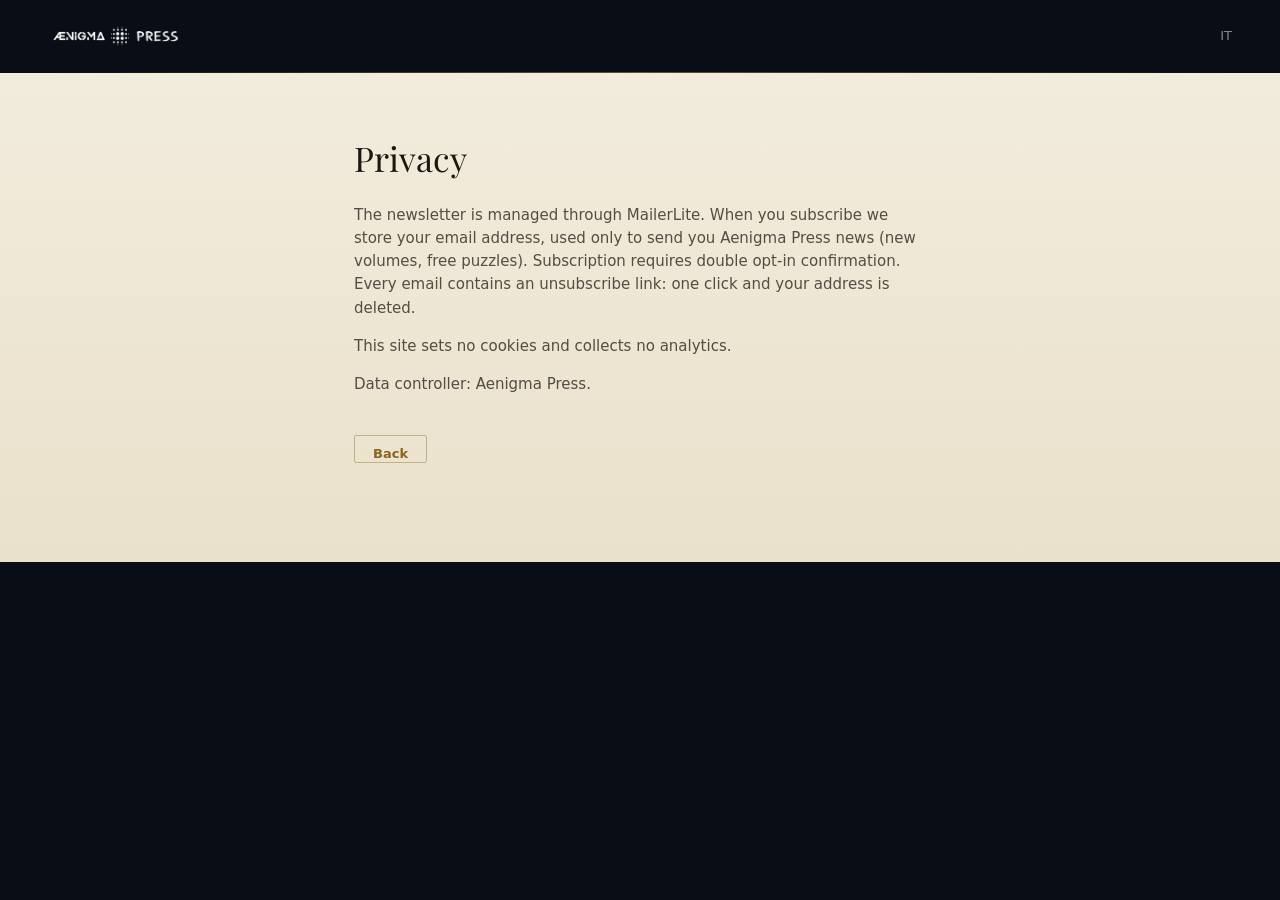
<file: privacy.html>
<!DOCTYPE html>
<html lang="en">
<head>
<meta charset="UTF-8">
<meta name="viewport" content="width=device-width, initial-scale=1">
<title>Privacy | Aenigma Press</title>
<meta name="description" content="Privacy information for the Aenigma Press newsletter, managed through MailerLite with double opt-in.">
<link rel="icon" href="data:image/svg+xml,%3Csvg xmlns='http://www.w3.org/2000/svg' viewBox='0 0 100 100'%3E%3Crect width='100' height='100' rx='18' fill='%23080d16'/%3E%3Ctext x='50' y='72' font-family='Georgia,serif' font-size='62' fill='%23d9a441' text-anchor='middle'%3E%C3%86%3C/text%3E%3C/svg%3E">
<link rel="stylesheet" href="assets/style.css">
</head>
<body>

<header class="site-head">
  <img src="assets/img/logo.png" alt="Aenigma Press">
  <a class="head-lang" href="/it/privacy.html" aria-label="Italiano">IT</a>
</header>
<div class="head-rule"></div>

<main class="day"><div class="simple-page">
  <h1>Privacy</h1>
  <p>The newsletter is managed through MailerLite. When you subscribe we store your email address, used only to send you Aenigma Press news (new volumes, free puzzles). Subscription requires double opt-in confirmation. Every email contains an unsubscribe link: one click and your address is deleted.</p>
  <p>This site sets no cookies and collects no analytics.</p>
  <p>Data controller: Aenigma Press.</p>
  <a class="back" href="/">Back</a>
</div></main>

</body>
</html>
</file>
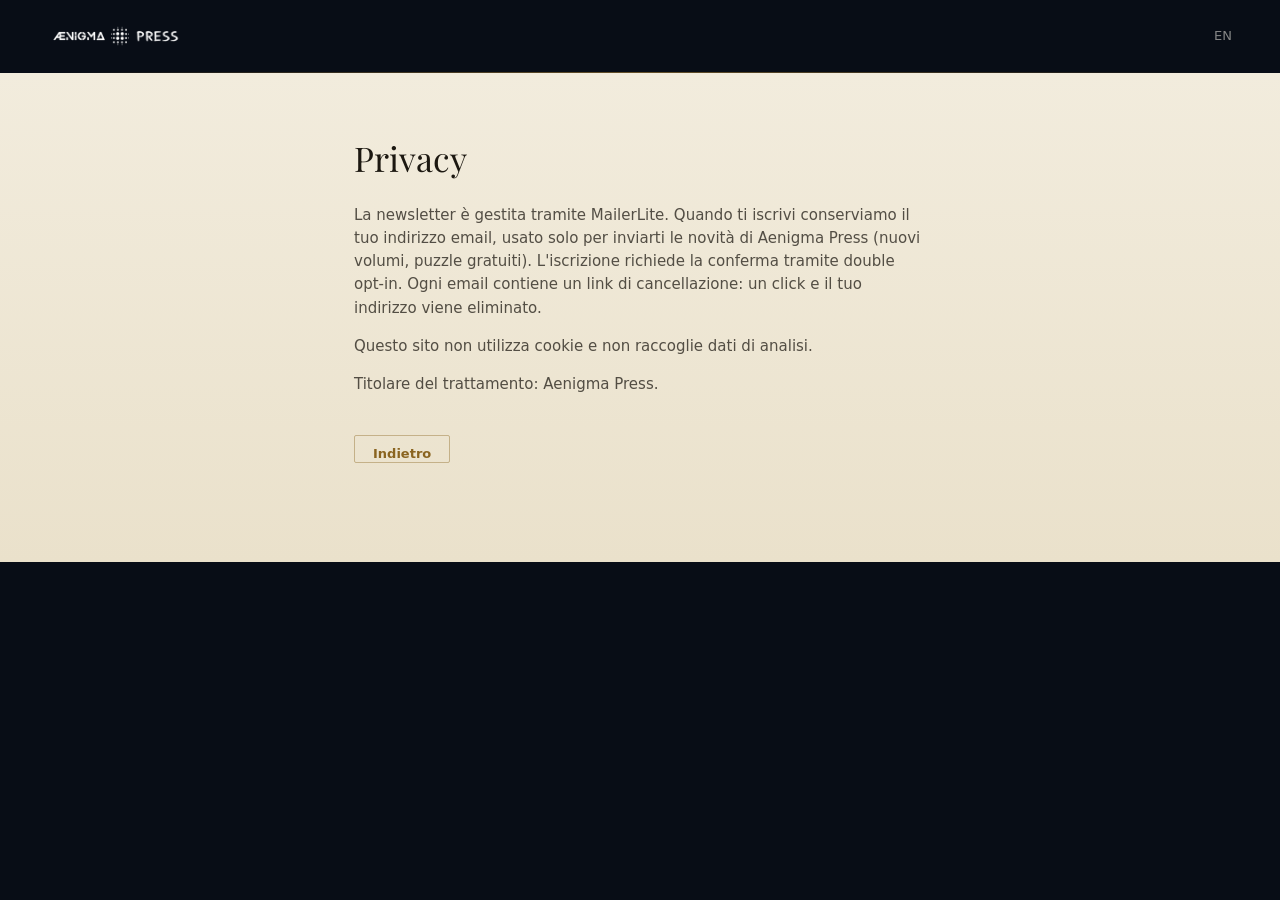
<file: it/privacy.html>
<!DOCTYPE html>
<html lang="it">
<head>
<meta charset="UTF-8">
<meta name="viewport" content="width=device-width, initial-scale=1">
<title>Privacy | Aenigma Press</title>
<meta name="description" content="Informativa privacy per la newsletter di Aenigma Press, gestita tramite MailerLite con double opt-in.">
<link rel="icon" href="data:image/svg+xml,%3Csvg xmlns='http://www.w3.org/2000/svg' viewBox='0 0 100 100'%3E%3Crect width='100' height='100' rx='18' fill='%23080d16'/%3E%3Ctext x='50' y='72' font-family='Georgia,serif' font-size='62' fill='%23d9a441' text-anchor='middle'%3E%C3%86%3C/text%3E%3C/svg%3E">
<link rel="stylesheet" href="../assets/style.css">
</head>
<body>

<header class="site-head">
  <img src="../assets/img/logo.png" alt="Aenigma Press">
  <a class="head-lang" href="/privacy.html" aria-label="English">EN</a>
</header>
<div class="head-rule"></div>

<main class="day"><div class="simple-page">
  <h1>Privacy</h1>
  <p>La newsletter è gestita tramite MailerLite. Quando ti iscrivi conserviamo il tuo indirizzo email, usato solo per inviarti le novità di Aenigma Press (nuovi volumi, puzzle gratuiti). L'iscrizione richiede la conferma tramite double opt-in. Ogni email contiene un link di cancellazione: un click e il tuo indirizzo viene eliminato.</p>
  <p>Questo sito non utilizza cookie e non raccoglie dati di analisi.</p>
  <p>Titolare del trattamento: Aenigma Press.</p>
  <a class="back" href="/it/">Indietro</a>
</div></main>

</body>
</html>
</file>
<file: assets/style.css>
/* ============================================================
   AENIGMA PRESS - design "Dalla Notte al Giorno" (lug 2026)
   Tre atti: notte (hero) / alba (transizione) / giorno (carta).
   Token: usare questi, non inventare valori.
   ============================================================ */
@font-face{font-family:"Playfair Display";
  src:url("fonts/playfair-display-400.woff2") format("woff2");
  font-weight:400;font-style:normal;font-display:swap}
@font-face{font-family:"Playfair Display";
  src:url("fonts/playfair-display-italic-400.woff2") format("woff2");
  font-weight:400;font-style:italic;font-display:swap}

:root{
  /* notte */
  --night:#080d16;
  --ivory:#ece9e1; --ivory-soft:rgba(236,233,225,.72);
  --ivory-mute:rgba(236,233,225,.55);
  --gold:#d9a441; --gold-hi:#e6b658; --gold-line:rgba(217,164,65,.45);
  /* giorno */
  --paper:#f2ecdd; --paper-2:#eae1cb;
  --ink:#1c1811; --ink-soft:rgba(28,24,17,.74);
  --bronze:#8a6420; --bronze-line:rgba(138,100,32,.4);
  /* type */
  --serif:"Playfair Display","Didot","Bodoni 72",Baskerville,Georgia,serif;
  --sans:system-ui,-apple-system,"Segoe UI",Roboto,sans-serif;
  --mono:ui-monospace,Menlo,"SF Mono",Consolas,monospace;
  --maxw:1080px;
}
*{box-sizing:border-box}
html{scroll-behavior:smooth}
body{margin:0;background:var(--night);color:var(--ivory);
  font-family:var(--sans);font-size:15px;line-height:1.55;
  -webkit-font-smoothing:antialiased;text-rendering:optimizeLegibility}
img{display:block;max-width:100%}
a{color:var(--gold);text-decoration:none}
a:hover{color:var(--gold-hi)}
:focus-visible{outline:2px solid var(--gold);outline-offset:3px;border-radius:2px}

.wrap{max-width:var(--maxw);margin:0 auto;padding:0 24px}
.eyebrow{margin:0 0 18px;font:400 11px/1 var(--mono);
  letter-spacing:3px;color:var(--gold);text-transform:uppercase}

/* ---------- header (notte) ---------- */
/* nelle home il wrapper galleggia trasparente sopra il cielo; privacy/404 non lo usano */
.site-top{position:absolute;top:0;left:0;right:0;z-index:9}
.site-head{display:flex;align-items:center;justify-content:space-between;
  padding:20px 24px;position:relative;z-index:2}
.site-head img{height:20px;width:auto}
.head-lang{color:var(--ivory-mute);font-size:13px}
.head-lang:hover{color:var(--ivory)}
.head-rule{height:1px;position:relative;z-index:2;
  background:linear-gradient(90deg,transparent,var(--gold-line),transparent)}
@media(min-width:880px){
  .site-head{padding:24px 48px}
  .site-head img{height:24px}
  .head-rule{margin:0 48px}
}

/* ---------- 1. the night: hero on the deep sky (Planetario) ---------- */
/* three parallax planes (far/mid/near), moved by pointer + scroll via hero.js */
.heaven{--px:0;--py:0;--sc:0px;
  position:relative;overflow:hidden;min-height:100vh;min-height:100svh;
  display:grid;grid-template-columns:minmax(0,1fr);align-items:center}

@keyframes fadein{from{opacity:0}to{opacity:1}}

/* nebula: slow blue veils that drift */
.nebula{position:absolute;inset:-12%;pointer-events:none;
  background:
    radial-gradient(58% 44% at 26% 24%, rgba(38,58,102,.38), transparent 70%),
    radial-gradient(46% 38% at 74% 60%, rgba(56,46,92,.20), transparent 70%),
    radial-gradient(70% 55% at 55% 6%, rgba(24,42,78,.32), transparent 72%);
  animation:fadein .8s ease-out both, neb 90s ease-in-out infinite alternate;
  will-change:transform}
@keyframes neb{from{transform:translate3d(-1.4%,-1%,0) scale(1)}
  to{transform:translate3d(1.4%,1.2%,0) scale(1.06)}}

/* star planes in parallax */
.plx{position:absolute;inset:-7%;pointer-events:none;will-change:transform;
  animation:fadein .8s ease-out both;
  transform:translate3d(calc(var(--px)*var(--kx)),
    calc(var(--py)*var(--ky) + var(--sc)*var(--ks)),0)}
.plx svg{width:100%;height:100%}
.plx--far {--kx:6px; --ky:4px; --ks:.45}
.plx--mid {--kx:14px;--ky:9px; --ks:.28}
.plx--near{--kx:26px;--ky:17px;--ks:.12}

/* far field: many static stars, some breathe */
.fs{fill:rgba(228,233,244,.8)}
@keyframes twf{from{opacity:.3}to{opacity:.85}}
.t1{animation:twf 9s -1s ease-in-out infinite alternate}
.t2{animation:twf 9s -3.4s ease-in-out infinite alternate}
.t3{animation:twf 9s -5.8s ease-in-out infinite alternate}
.t4{animation:twf 9s -8.2s ease-in-out infinite alternate}

/* mid field: the stars of the current sky */
.st{fill:#f6f0df;animation:tw 7s ease-in-out infinite alternate}
@keyframes tw{from{opacity:.2}to{opacity:1}}
.f1{animation-delay:0s}.f2{animation-delay:1.2s}.f3{animation-delay:2.4s}
.f4{animation-delay:3.6s}.f5{animation-delay:4.8s}.f6{animation-delay:6s}
.slow{animation-duration:9.5s}.dim{fill:rgba(244,238,221,.68)}
.gl{stroke:rgba(244,238,221,.8);stroke-width:.8;animation:tw 8s ease-in-out infinite alternate}

/* near field: bright stars with a halo */
.n-halo{fill:url(#haloG)}
.pulse{fill:#fff6dd;transform-box:fill-box;transform-origin:center;
  animation:beat 1.7s ease-in-out 3, tw 8.5s ease-in-out 5.1s infinite alternate}
@keyframes beat{0%{opacity:.35;transform:scale(1)}
  50%{opacity:1;transform:scale(1.45)}
  100%{opacity:.35;transform:scale(1)}}
.b2{animation-delay:.4s,5.5s}.b3{animation-delay:.8s,5.9s}

/* shooting stars (spawned by hero.js) */
.meteors{position:absolute;inset:0;pointer-events:none;overflow:hidden}
.meteor{position:absolute;top:var(--t);left:var(--l);width:130px;height:1.6px;
  border-radius:2px;opacity:0;transform-origin:0 50%;
  background:linear-gradient(90deg,rgba(255,250,235,0) 0%,
    rgba(217,164,65,.35) 55%,rgba(246,240,223,.95) 92%,#fff);
  animation:shoot var(--d,.9s) ease-out forwards}
@keyframes shoot{0%{opacity:0;transform:rotate(var(--a)) translateX(0)}
  10%{opacity:1}
  100%{opacity:0;transform:rotate(var(--a)) translateX(46vmin)}}
@media(max-width:600px){.meteor{width:90px}}

/* horizon: the promise of dawn */
.horizon{position:absolute;left:0;right:0;bottom:0;height:26vh;pointer-events:none;
  background:linear-gradient(to top, rgba(64,74,105,.32), rgba(64,74,105,0)),
    radial-gradient(120% 90% at 50% 108%, rgba(165,151,127,.18), transparent 60%);
  animation:breathe 26s ease-in-out infinite alternate}
@keyframes breathe{from{opacity:.75}to{opacity:1}}

/* vignette: the dark thickens at the edges */
.vig{position:absolute;inset:0;pointer-events:none;
  background:radial-gradient(120% 100% at 50% 42%, transparent 55%, rgba(4,7,12,.5) 100%)}

.heaven .inner{position:relative;z-index:7;width:100%;min-width:0}
.hero{max-width:var(--maxw);margin:0 auto;padding:104px 24px 72px;
  display:grid;grid-template-columns:minmax(0,1fr);gap:18px;align-items:center;perspective:1000px}
@media(min-width:880px){.hero{grid-template-columns:minmax(0,.85fr) minmax(0,1.15fr);gap:48px}
  .sky{order:2}}
.sky{width:100%;max-width:600px;min-width:0;margin:0 auto;display:block;overflow:visible;
  will-change:transform;
  transform:translate3d(calc(var(--px)*-10px),calc(var(--py)*-7px),0)
    rotateX(calc(var(--py)*2.5deg)) rotateY(calc(var(--px)*-3deg))}

.copy{text-align:center;position:relative;min-width:0}
@media(min-width:880px){.copy{text-align:left}}
@keyframes rise{from{opacity:0;transform:translateY(10px)}to{opacity:1;transform:none}}
.copy::before{content:"";position:absolute;inset:-10% -12%;z-index:-1;
  background:radial-gradient(closest-side,rgba(8,13,22,.88),transparent)}
.copy .eyebrow{animation:rise .9s ease-out .25s both}
.copy h1{animation:rise .9s ease-out .45s both}
.copy .sub{animation:rise .9s ease-out .6s both}
.copy .more{animation:rise .9s ease-out .75s both}

h1{margin:0 0 14px;font:400 clamp(38px,9vw,56px)/1.1 var(--serif)}
h1 em{font-style:italic;color:var(--gold)}
h1 .brk{display:none}
@media(min-width:880px){h1 .brk{display:inline}}
.sub{margin:0 auto 28px;max-width:38ch;color:var(--ivory-soft);font-size:16px}
@media(min-width:880px){.sub{margin-left:0}}
.more{display:inline-block;border:1px solid var(--gold-line);color:var(--gold);
  text-decoration:none;font:600 14px var(--sans);padding:13px 24px;border-radius:6px}
.more:hover{background:rgba(217,164,65,.12);color:var(--gold-hi)}

/* the AEnigma constellation, slow and stately */
.seg{stroke:rgba(217,164,65,.7);stroke-width:1.1;fill:none;stroke-linecap:round;
  animation:draw .9s ease-out forwards}
@keyframes draw{to{stroke-dashoffset:0}}
.g1{animation-delay:.8s}.g2{animation-delay:1.5s}.g3{animation-delay:2.2s}
.g4{animation-delay:2.7s}.g5{animation-delay:3.2s}.g6{animation-delay:3.7s}
.vx,.vh{opacity:0}
.vx{fill:#f4e9cf;animation:pop 1s ease-out forwards}
.vh{fill:none;animation:pop 1s ease-out forwards, halo 7s ease-in-out infinite alternate}
@keyframes pop{to{opacity:1}}
@keyframes halo{from{opacity:1}to{opacity:.55}}
.p1{animation-delay:.7s,6.2s}.p2{animation-delay:1.4s,6.4s}.p3{animation-delay:2.15s,6.6s}
.p4{animation-delay:2.65s,6.8s}.p5{animation-delay:3.15s,7s}.p6{animation-delay:3.65s,7.2s}.p7{animation-delay:4.15s,7.4s}
.glint2{stroke:rgba(244,233,207,.8);stroke-width:.8;opacity:0;animation:pop 1.2s ease-out 4.5s forwards}
.tag{font:italic 400 13px var(--serif);fill:rgba(217,164,65,.85);letter-spacing:1px;
  opacity:0;animation:pop 1.4s ease-out 4.8s forwards}
.tagrule{stroke:rgba(217,164,65,.35);stroke-width:.7;stroke-dasharray:2 3;
  opacity:0;animation:pop 1.4s ease-out 4.8s forwards}

/* ---- Planetario: celestial rotation, galactic veil, star flares ---- */
/* the far sky slowly turns around the constellation (desktop, fine pointer) */
@media(min-width:880px) and (pointer:fine){
  .rotg{transform-box:view-box;transform-origin:560px 140px;animation:cel 600s linear infinite}
}
@keyframes cel{to{transform:rotate(1turn)}}
/* diagonal galactic veil */
.veil{position:absolute;inset:-10%;pointer-events:none;
  background:linear-gradient(115deg, transparent 30%, rgba(90,110,160,.17) 44%,
    rgba(148,128,182,.12) 52%, rgba(90,110,160,.15) 60%, transparent 74%);
  animation:fadein .8s ease-out both, veilsh 45s ease-in-out infinite alternate}
@keyframes veilsh{from{opacity:.7;transform:translate3d(-1%,0,0)}
  to{opacity:1;transform:translate3d(1%,.6%,0)}}
/* random flares of the mid-field stars */
.st.flare{animation:flare 1.5s ease-in-out;transform-box:fill-box;transform-origin:center}
@keyframes flare{0%{opacity:.3;transform:scale(1)}45%{opacity:1;transform:scale(2.4)}
  100%{opacity:.5;transform:scale(1)}}
.meteor--big{width:190px;height:2.4px}
@media(max-width:600px){.meteor--big{width:130px;height:2px}}
/* the horizon a touch stronger */
.horizon{height:30vh;
  background:linear-gradient(to top, rgba(64,74,105,.42), rgba(64,74,105,0)),
    radial-gradient(120% 90% at 50% 108%, rgba(165,151,127,.26), transparent 62%)}
/* when the hero leaves the viewport, hero.js adds .asleep: everything pauses */
.heaven.asleep .plx svg *,.heaven.asleep .rotg,.heaven.asleep .nebula,
.heaven.asleep .veil,.heaven.asleep .horizon{animation-play-state:paused}

/* ============ il giorno: pagine stampate ============ */
.day{background:linear-gradient(var(--paper),var(--paper-2));color:var(--ink)}
.day .eyebrow{color:var(--bronze)}
.collection{max-width:var(--maxw);margin:0 auto;padding:64px 24px;text-align:center}
.collection h2{margin:0 0 10px;font:400 clamp(30px,7vw,42px)/1.15 var(--serif);color:var(--ink)}
.colofon{width:min(240px,60%);height:1px;background:var(--bronze);margin:18px auto 46px;opacity:.6}
.shelf{display:grid;grid-template-columns:1fr 1fr;gap:32px 20px;align-items:start}
@media(min-width:880px){.shelf{grid-template-columns:repeat(3,1fr);gap:48px}}
.book{display:flex;flex-direction:column;align-items:center;text-align:center}
.cover{width:min(180px,100%);border:1px solid rgba(28,24,17,.25);border-radius:2px;
  box-shadow:0 16px 30px -14px rgba(28,24,17,.5)}
.book h3{margin:14px 0 4px;font:400 19px/1.25 var(--serif);color:var(--ink)}
.book .desc{margin:0 0 14px;font-size:13px;color:var(--ink-soft);max-width:30ch}
.book .desc a{color:var(--bronze);border-bottom:1px solid var(--bronze-line);padding-bottom:1px}
.book .desc a:hover{color:var(--ink)}
.buy{display:block;width:min(180px,100%);border:1px solid var(--bronze-line);
  color:var(--bronze);font:600 13px var(--sans);padding:11px;border-radius:2px;min-height:44px}
.buy:hover{background:rgba(138,100,32,.1);border-color:var(--bronze);color:var(--ink)}
.slot3{width:min(180px,100%);aspect-ratio:600/784;border:1px dashed var(--bronze-line);
  border-radius:2px;display:flex;flex-direction:column;align-items:center;
  justify-content:center;gap:8px}
.slot3 b{font:400 34px/1 var(--serif);font-weight:400;color:rgba(138,100,32,.65)}
.slot3 i{font:italic 400 13px var(--serif);color:var(--ink-soft)}
.book--soon{grid-column:1/-1}
@media(min-width:880px){.book--soon{grid-column:auto}}

/* ---------- alba: transizione notte -> giorno ---------- */
.dawn{height:170px;background:linear-gradient(var(--night) 0%,#101b30 36%,#33415f 62%,#a5977f 85%,var(--paper) 100%)}

/* newsletter: la pagina d'atlante */
.news{max-width:var(--maxw);margin:0 auto;padding:26px 24px 96px;
  display:grid;gap:20px;align-items:center}
@media(min-width:880px){.news{grid-template-columns:.95fr 1.05fr;gap:56px}}
.chart{width:100%;max-width:380px;margin:0 auto;display:block;overflow:visible}
.chart .cseg{stroke:rgba(138,100,32,.65);stroke-width:1;fill:none;stroke-linecap:round}
.chart .cvx{fill:var(--bronze)}
.chart .cvh{fill:none;stroke:rgba(138,100,32,.35)}
.chart .ctag{font:italic 400 13px var(--serif);fill:var(--bronze);letter-spacing:1px}
.chart .ctagrule{stroke:rgba(138,100,32,.4);stroke-width:.7;stroke-dasharray:2 3}
.chart .cdot{fill:rgba(28,24,17,.5)}
.gift{text-align:center;border:1.5px solid rgba(138,100,32,.5);position:relative;padding:46px 26px}
.gift::before{content:"";position:absolute;inset:6px;border:1px solid rgba(138,100,32,.25);pointer-events:none}
.gift h2{margin:0 0 12px;font:400 clamp(26px,6vw,34px)/1.25 var(--serif);color:var(--ink)}
.gift p{margin:0 auto 24px;max-width:36ch;font-size:14px;color:var(--ink-soft)}
.form{display:flex;flex-direction:column;gap:10px;max-width:340px;margin:0 auto}
.field{background:rgba(255,255,255,.55);border:1px solid rgba(28,24,17,.35);color:var(--ink);
  font:400 15px var(--sans);padding:14px;border-radius:2px;text-align:center;min-height:50px}
.field::placeholder{color:rgba(28,24,17,.4)}
.field:focus{border-color:var(--bronze);box-shadow:0 0 0 2px rgba(138,100,32,.35);outline:none}
.btn{background:var(--ink);color:var(--paper);border:none;font:600 13px var(--sans);
  letter-spacing:1.5px;text-transform:uppercase;padding:15px;border-radius:2px;
  min-height:50px;cursor:pointer;transition:background .18s}
.btn:hover{background:#3a331f;color:#fff}
.fine{margin:14px auto 0;max-width:36ch;font-size:12.5px;color:var(--ink-soft)}

/* footer su carta */
.site-foot{background:var(--paper-2);color:var(--ink-soft);
  border-top:1px solid rgba(138,100,32,.3);padding:26px 24px;text-align:center;
  font-size:12.5px;display:flex;flex-direction:column;gap:6px}
.site-foot a{color:var(--ink-soft);text-decoration:underline;text-underline-offset:2px}
.site-foot a:hover{color:var(--ink)}
.site-foot .lang a[aria-current="true"]{color:var(--bronze);font-weight:600}
@media(min-width:880px){.site-foot{flex-direction:row;justify-content:center;padding:26px 48px}}

/* ---------- pagine semplici (privacy, 404): carta ---------- */
.simple-page{max-width:620px;margin:0 auto;padding:64px 24px 96px}
.simple-page h1{font:400 clamp(26px,6vw,34px)/1.25 var(--serif);color:var(--ink);margin:0 0 24px}
.simple-page p{color:var(--ink-soft);font-size:15px}
.simple-page a{color:var(--bronze);border-bottom:1px solid var(--bronze-line);padding-bottom:1px}
.simple-page a:hover{color:var(--ink)}
.back{display:inline-block;margin-top:24px;border:1px solid var(--bronze-line);
  color:var(--bronze);padding:10px 18px;border-radius:2px;font:600 13px var(--sans)}
.back:hover{background:rgba(138,100,32,.1);border-color:var(--bronze);color:var(--ink)}

.day :focus-visible,.site-foot :focus-visible{outline-color:var(--bronze)}

@media (prefers-reduced-motion:reduce){
  html{scroll-behavior:auto}
  *{animation:none!important}
  .copy .eyebrow,.copy h1,.copy .sub,.copy .more,.vx,.vh,.glint2,.tag,.tagrule{opacity:1;transform:none}
  .st,.gl,.pulse,.fs{opacity:.7}
  .seg{stroke-dashoffset:0!important}
  .plx,.sky,.nebula{transform:none!important}
  .meteor{display:none}
}
</file>
